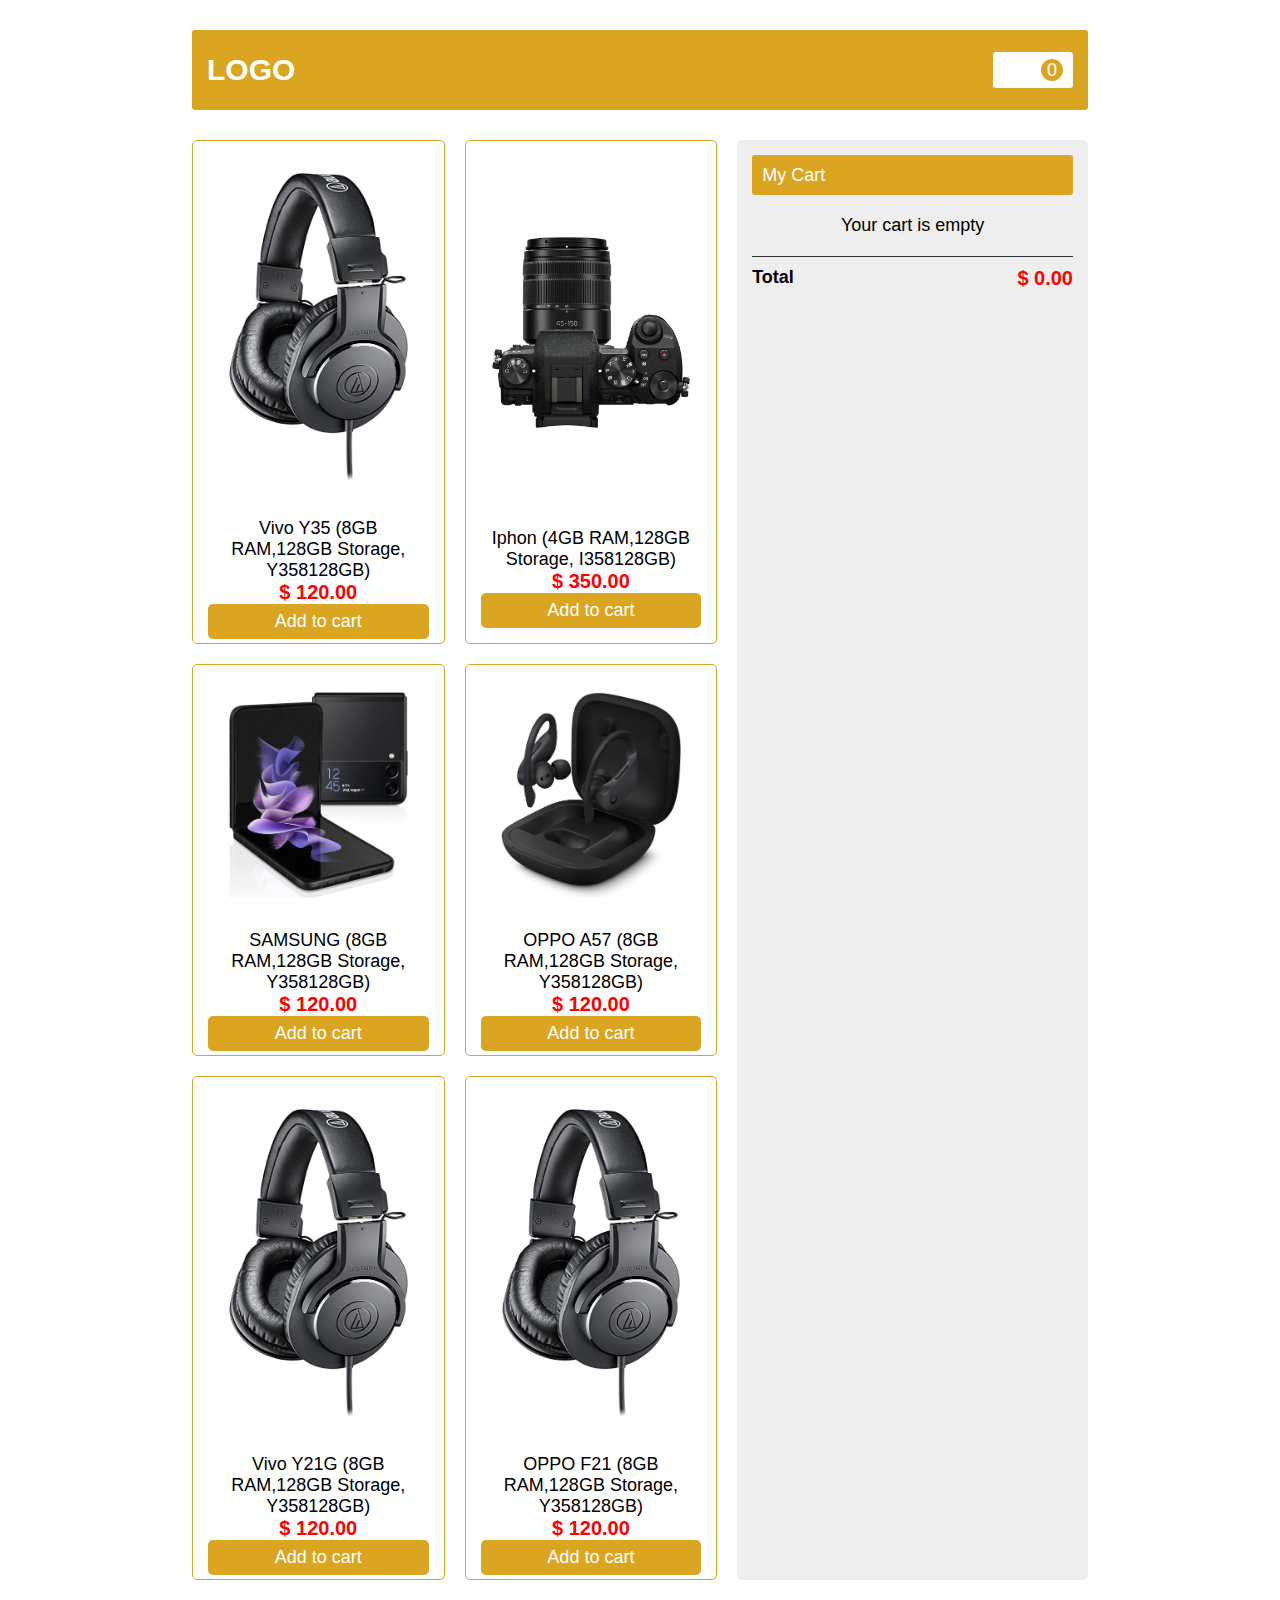
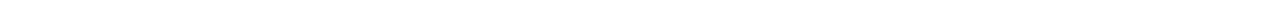
<file: Addcart/index.html>
<!DOCTYPE html>
<html lang="en">
  <head>
    <meta charset="UTF-8" />
    <meta http-equiv="X-UA-Compatible" content="IE=edge" />
    <meta name="viewport" content="width=device-width, initial-scale=1.0" />
    <title>AddCart</title>
    <link rel="stylesheet" href="../Addcart/Addcart.css" />
    <link
      rel="stylesheet"
      href="https://cdnjs.cloudflare.com/ajax/libs/font-awesome/6.2.0/css/all.min.css"
      integrity="sha512-xh6O/CkQoPOWDdYTDqeRdPCVd1SpvCA9XXcUnZS2FmJNp1coAFzvtCN9BmamE+4aHK8yyUHUSCcJHgXloTyT2A=="
      crossorigin="anonymous"
      referrerpolicy="no-referrer"
    />
  </head>
  <body>
    <div class="header">
      <p class="logo">LOGO</p>
      <div class="cart">
        <i class="fa-solid fa-cart-plus"></i>
        <p id="count">0</p>
      </div>
    </div>
    <div class="container">
      <div id="root"></div>
      <div class="sidebar">
        <div class="head">
          <p>My Cart</p>
        </div>
        <div id="cartItem">Your cart is empty</div>
        <div class="foot">
          <h3>Total</h3>
          <h2 id="total">$ 0.00</h2>
        </div>
      </div>
    </div>
    <script src="Addcart.js"></script>
  </body>
</html>
</file>
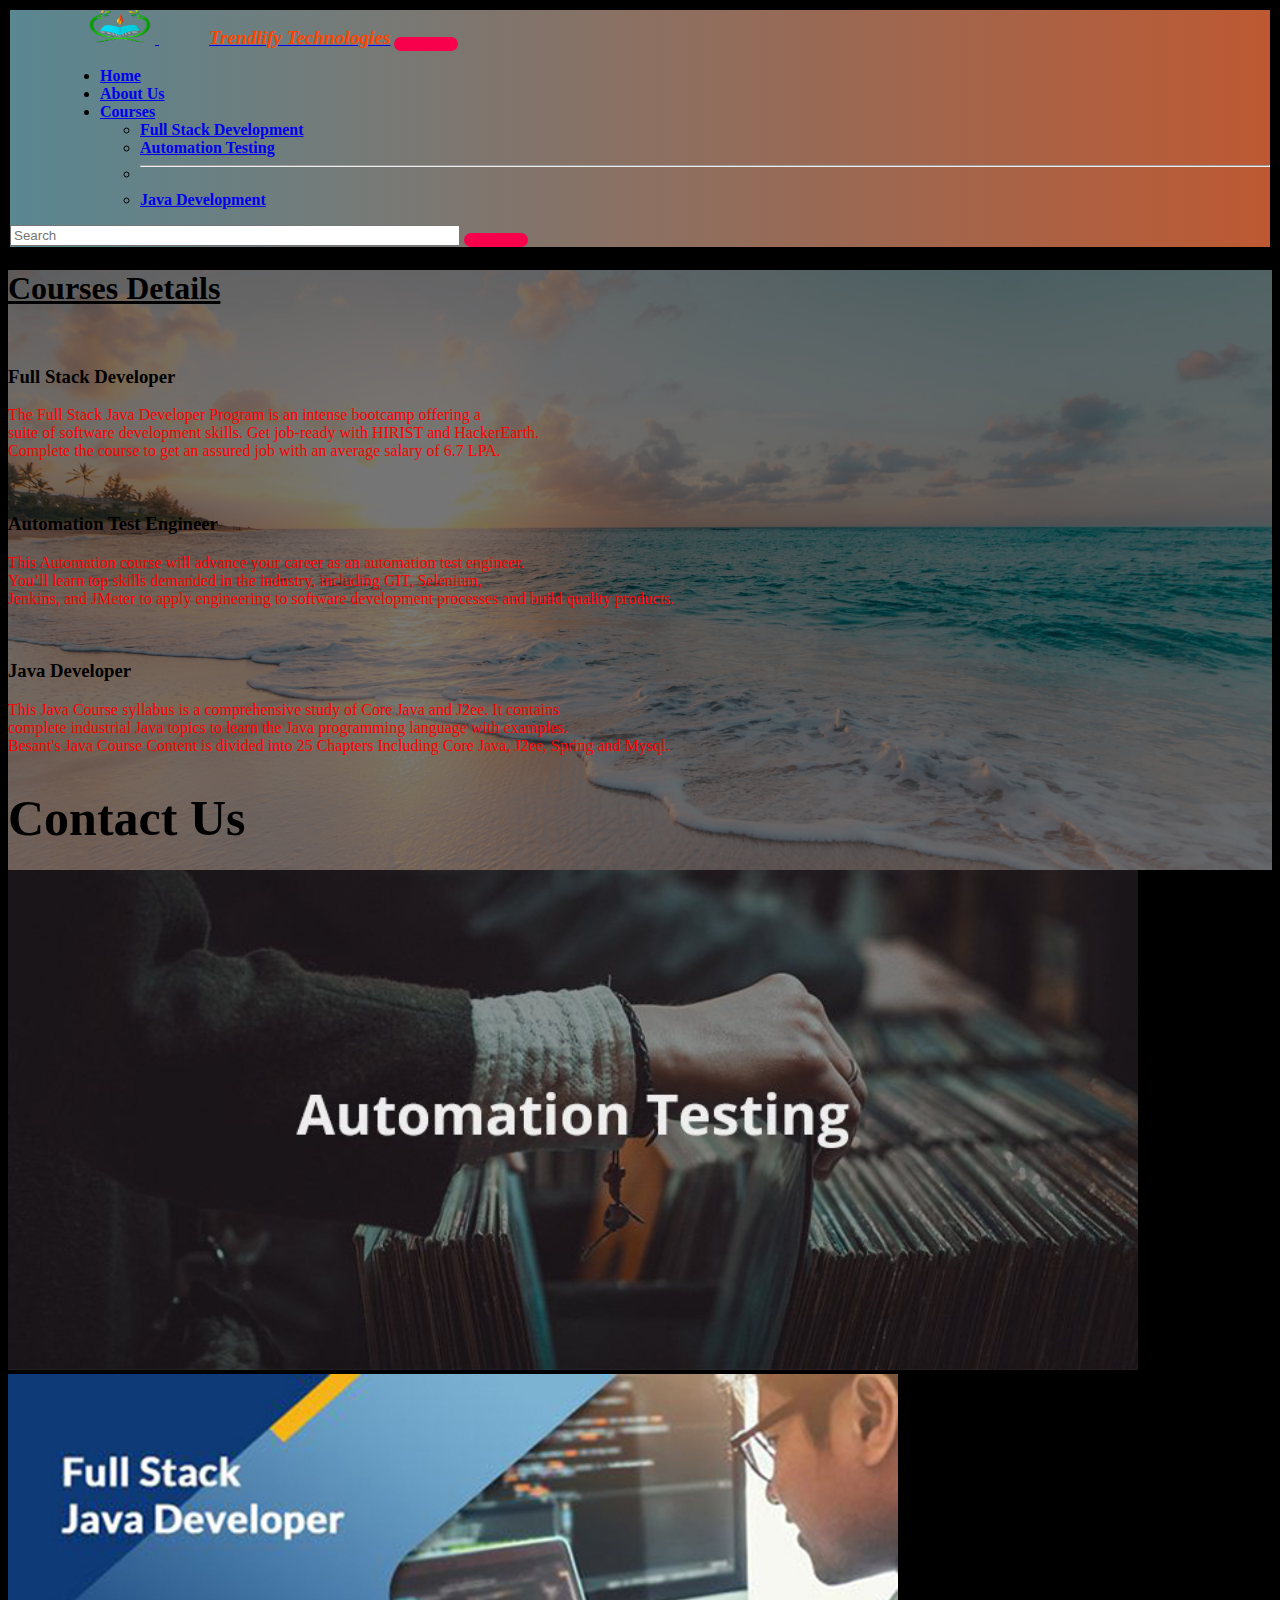
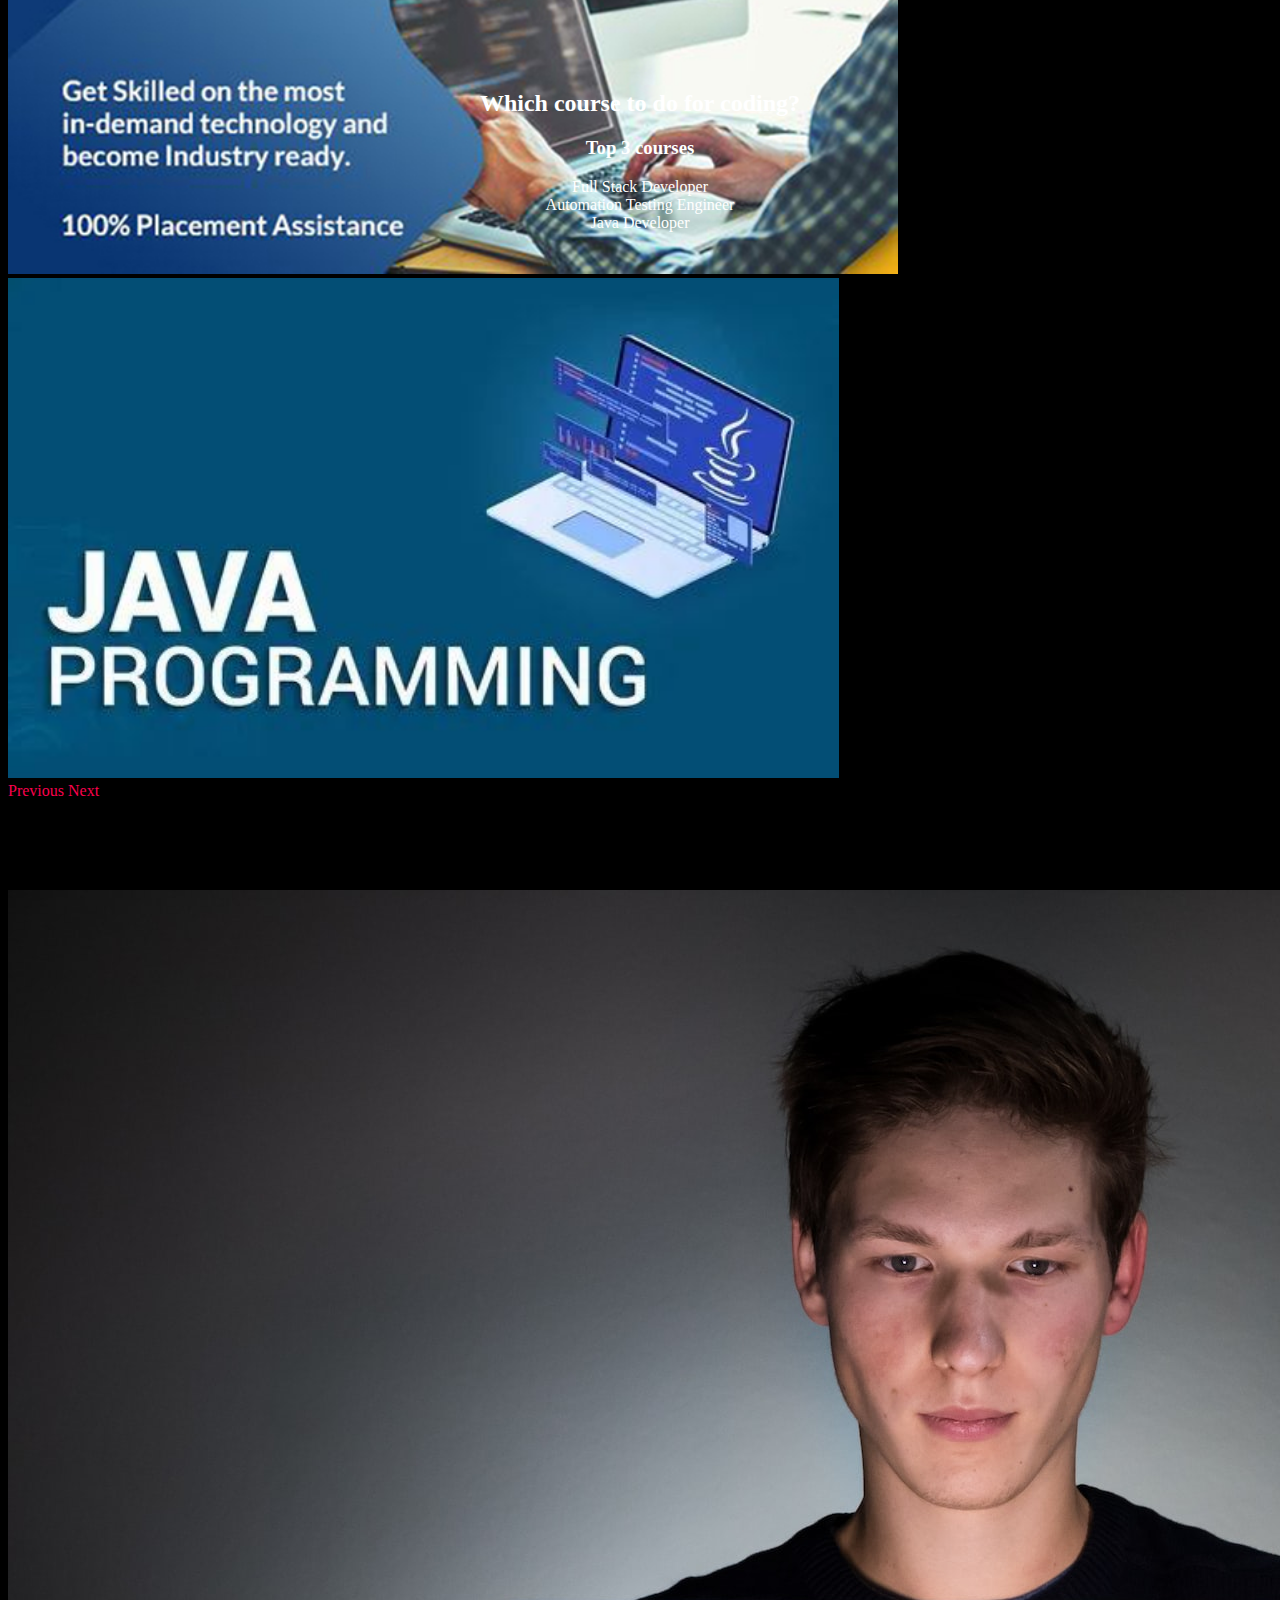
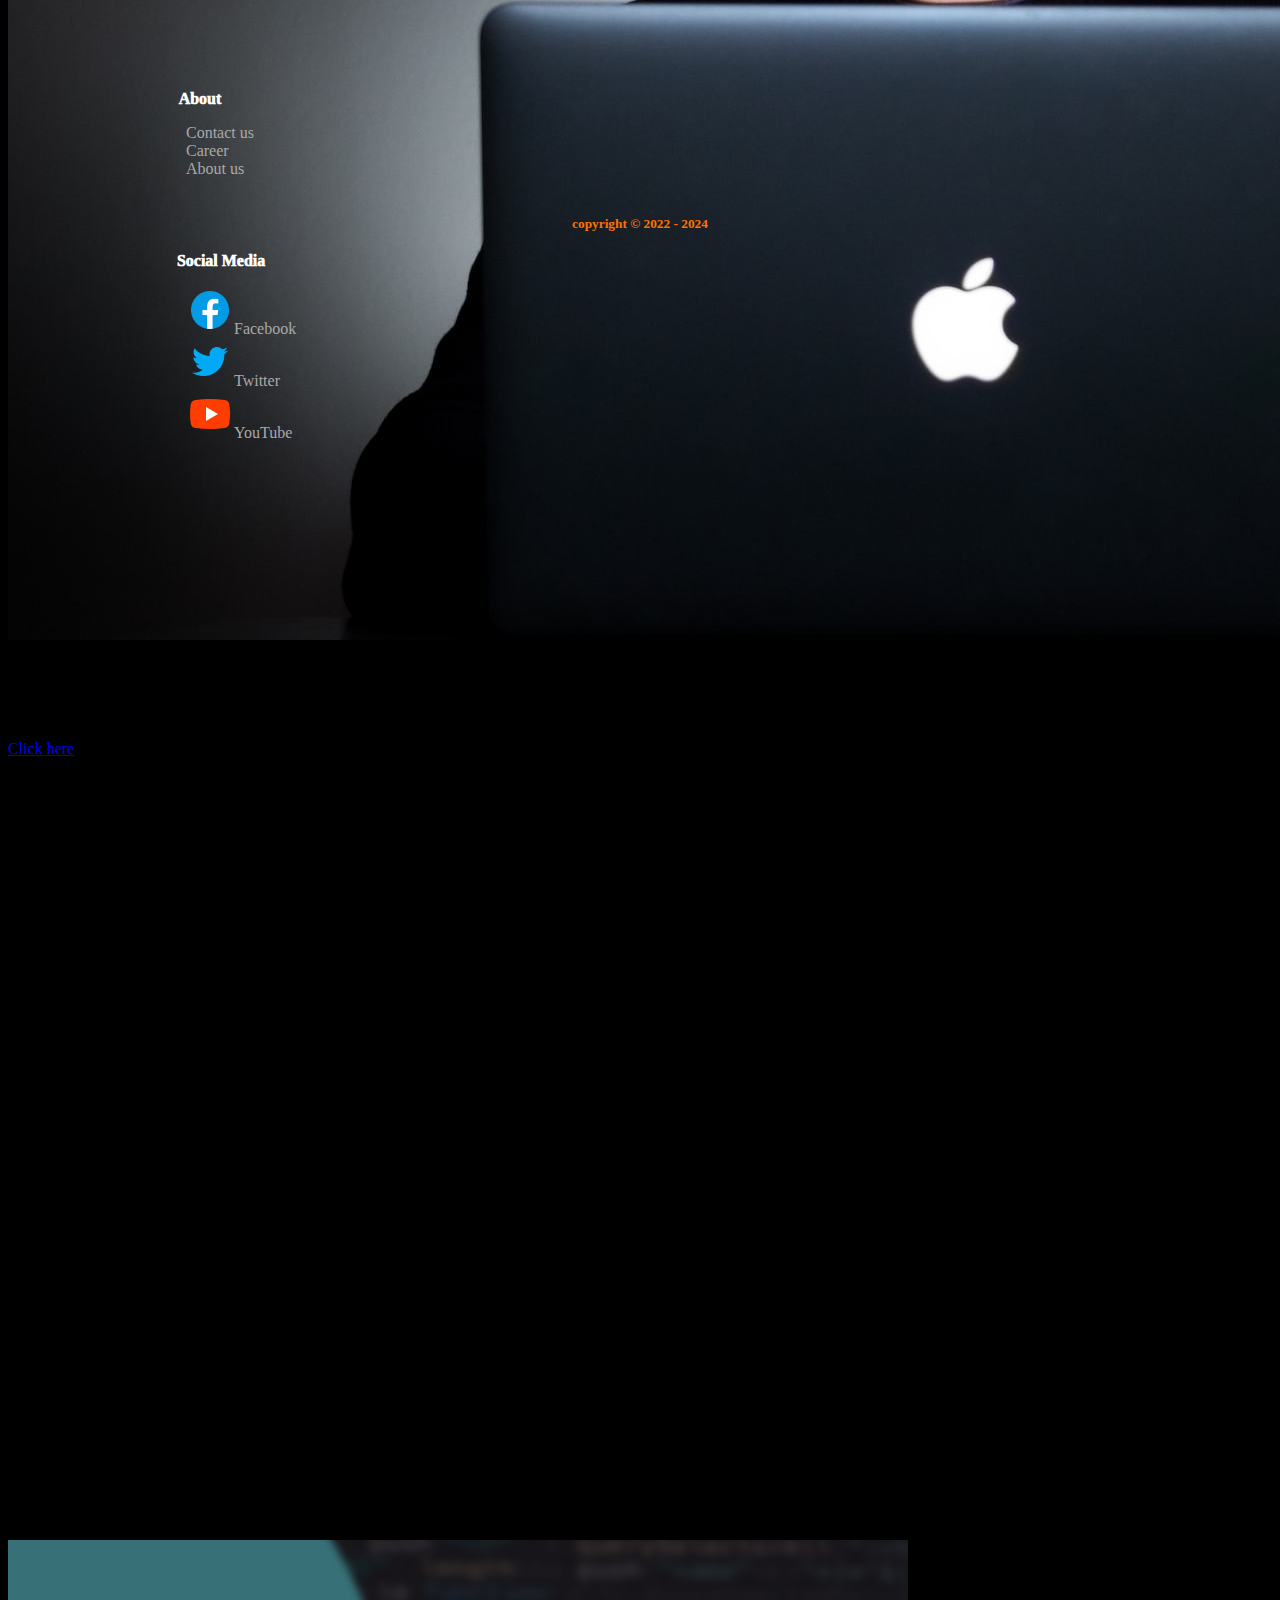
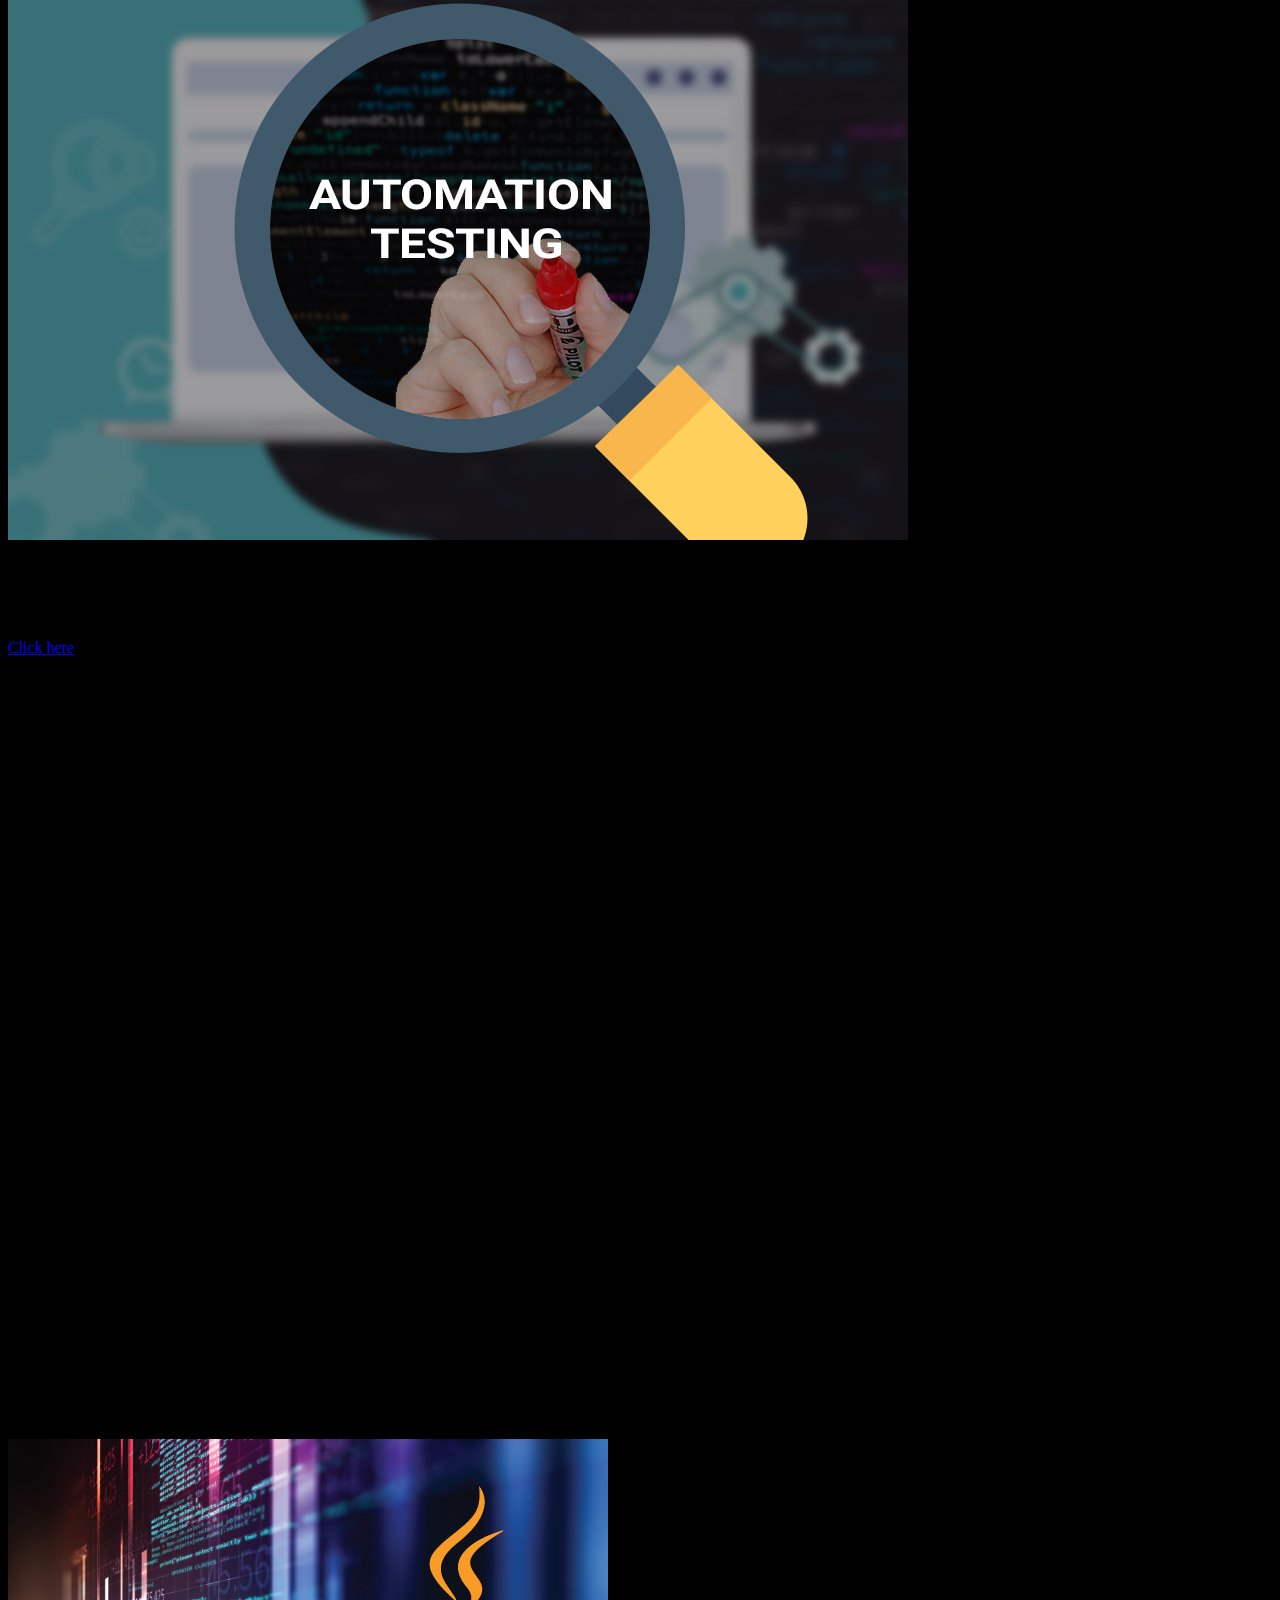
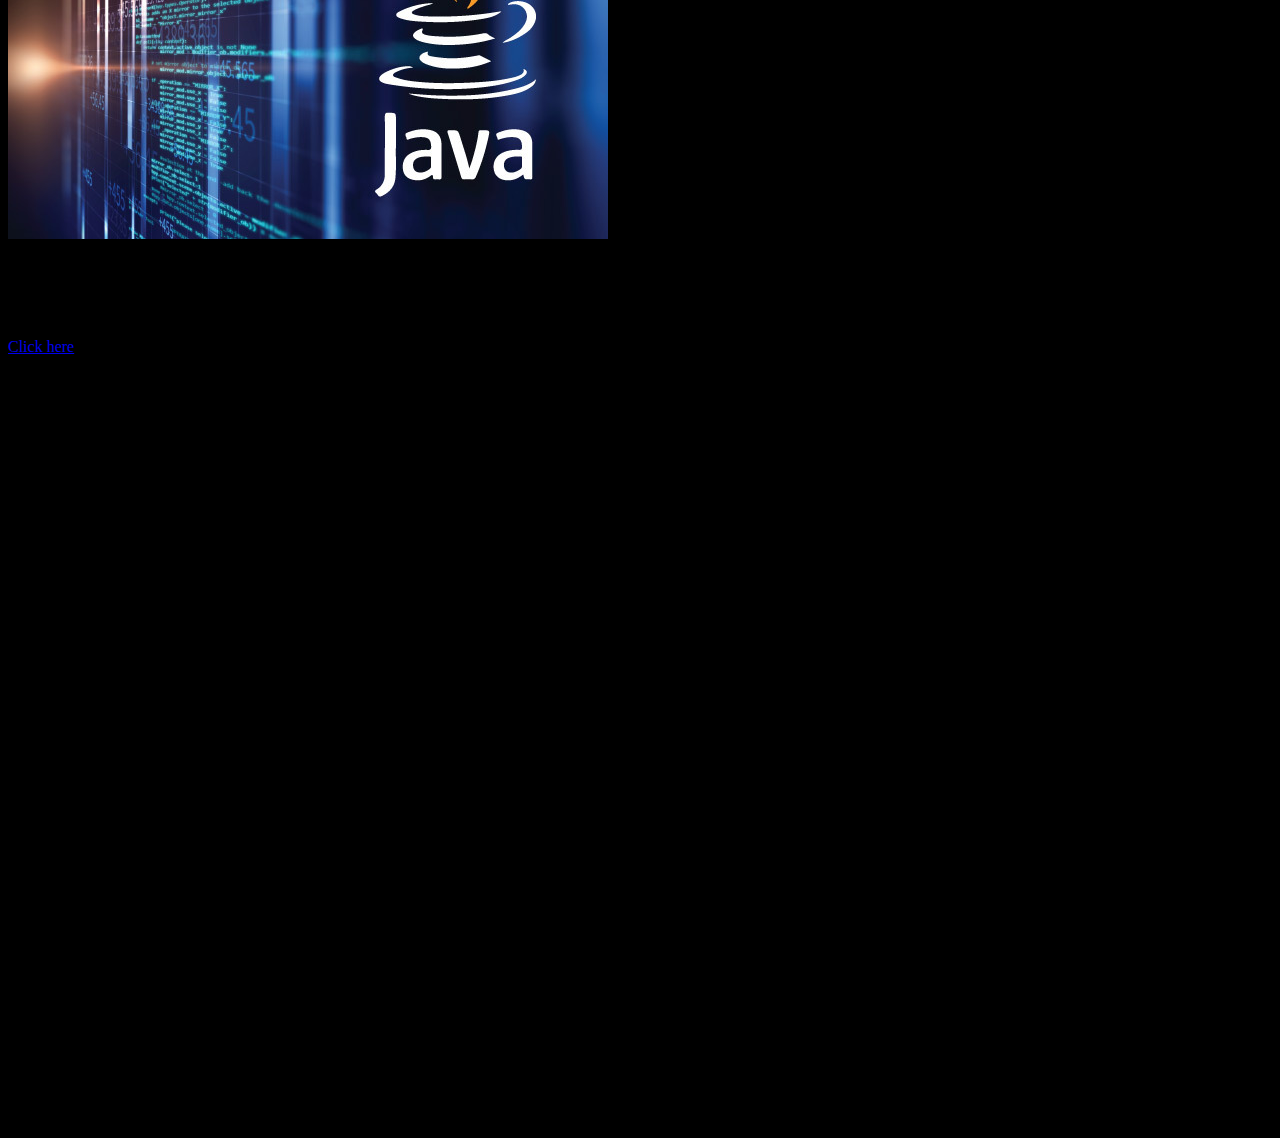
<file: Bootstrap/index.html>
<!DOCTYPE html>
<html lang="en">
  <head>
    <meta charset="utf-8" />
    <meta name="viewport" content="width=device-width, initial-scale=1" />
    <title>BootStrap</title>
    <link
      href="https://cdn.jsdelivr.net/npm/bootstrap@5.2.1/dist/css/bootstrap.min.css"
      rel="stylesheet"
      integrity="sha384-iYQeCzEYFbKjA/T2uDLTpkwGzCiq6soy8tYaI1GyVh/UjpbCx/TYkiZhlZB6+fzT"
      crossorigin="anonymous"
    />
    <!-- font-awesome link-->
    <link
      rel="stylesheet"
      href="https://cdnjs.cloudflare.com/ajax/libs/font-awesome/6.2.0/css/all.min.css"
      integrity="sha512-xh6O/CkQoPOWDdYTDqeRdPCVd1SpvCA9XXcUnZS2FmJNp1coAFzvtCN9BmamE+4aHK8yyUHUSCcJHgXloTyT2A=="
      crossorigin="anonymous"
      referrerpolicy="no-referrer"
    />
    <link rel="stylesheet" href="./css/styles.css" />
  </head>
  <body>
    <!-- navbar---------- -->
    <nav class="navbar navbar-expand-lg">
      <a class="navbar-brand" href="#"
        ><img
          src="../Bootstrap/logo/2.png"
          alt="Logo"
          width="70"
          height="34"
          class="d-inline-block align-text-top"
        />
        <b>Trendlify Technologies</b></a
      >
      <button
        class="navbar-toggler"
        type="button"
        data-bs-toggle="collapse"
        data-bs-target="#navbarSupportedContent"
        aria-controls="navbarSupportedContent"
        aria-expanded="false"
        aria-label="Toggle navigation"
      >
        <span class="navbar-toggler-icon"></span>
      </button>
      <div class="collapse navbar-collapse" id="navbarSupportedContent">
        <ul class="navbar-nav me-auto mb-2 mb-lg-0">
          <li class="nav-item">
            <a
              class="nav-link active"
              aria-current="page"
              href="../Bootstrap/index.html"
              >Home</a
            >
          </li>
          <li class="nav-item">
            <a class="nav-link" href="../Bootstrap/About us/about.html"
              >About Us</a
            >
          </li>
          <li class="nav-item dropdown">
            <a
              class="nav-link dropdown-toggle"
              href="#"
              role="button"
              data-bs-toggle="dropdown"
              aria-expanded="false"
            >
              Courses
            </a>
            <ul class="dropdown-menu">
              <li>
                <a class="dropdown-item" href="#">Full Stack Development</a>
              </li>
              <li>
                <a class="dropdown-item" href="#">Automation Testing</a>
              </li>
              <li>
                <hr class="dropdown-divider" />
              </li>
              <li><a class="dropdown-item" href="#">Java Development</a></li>
            </ul>
          </li>
        </ul>
        <form class="d-flex" role="search">
          <div class="input-group">
            <input
              class="form-control"
              type="search"
              placeholder="Search"
              aria-label="Search"
            />
            <button class="btn btn-outline-dark" type="submit">
              <i class="fa-solid fa-magnifying-glass"></i>
            </button>
          </div>
        </form>
      </div>
    </nav>
    <!-- navbar---------- -->
    <div class="container--fluid">
      <div class="banner">
        <div class="row h-100">
          <div class="col text-center mt-5">
            <h1><u>Courses Details</u></h1>
            <br />
            <h3>Full Stack Developer</h3>
            <p class="p">
              The Full Stack Java Developer Program is an intense bootcamp
              offering a <br />
              suite of software development skills. Get job-ready with HIRIST
              and HackerEarth.<br />
              Complete the course to get an assured job with an average salary
              of 6.7 LPA.
            </p>
            <br />
            <h3>Automation Test Engineer</h3>
            <p class="p">
              This Automation course will advance your career as an automation
              test engineer.<br />
              You’ll learn top skills demanded in the industry, including GIT,
              Selenium,<br />Jenkins, and JMeter to apply engineering to
              software development processes and build quality products.
            </p>
            <br />
            <h3>Java Developer</h3>
            <p class="p">
              This Java Course syllabus is a comprehensive study of Core Java
              and J2ee. It contains<br />complete industrial Java topics to
              learn the Java programming language with examples.<br />Besant's
              Java Course Content is divided into 25 Chapters Including Core
              Java, J2ee, Spring and Mysql.
            </p>
          </div>
          <div class="col-3">
            <div class="contact-text mt-4">
              <h1>Contact us</h1>
              <h5>Address <span>& Location</span></h5>
              <p>
                4/1144, Kurinji Nagar,<br />
                6th Cross St, Vasanthapuram,<br />
                Lawspet, Puducherry, 605008
              </p>

              <button type="button">
                <a href="mailto:vikeyviknesh@gmail.com">Contact us</a>
              </button>
              <button type="button">
                <a href="tel:+918610860489">Call me</a></button
              ><br /><br /><br /><br />

              <h4>Place:</h4>
              <iframe
                src="https://www.google.com/maps/embed?pb=!1m14!1m8!1m3!1d15613.150476664385!2d79.8048762!3d11.9545775!3m2!1i1024!2i768!4f13.1!3m3!1m2!1s0x3a5361357c7b8711%3A0xb3d70845301cd7f1!2sTrendlify%20Technologies!5e0!3m2!1sen!2sin!4v1686731489760!5m2!1sen!2sin"
                width="350"
                height="130"
                style="border: 1"
                allowfullscreen=""
                loading="lazy"
                referrerpolicy="no-referrer-when-downgrade"
              >
              </iframe>
            </div>
          </div>
        </div>
      </div>
      <div class="row mt-1 h-100">
        <div
          id="carouselExampleIndicators"
          class="carousel slide"
          data-bs-ride="true"
        >
          <div class="carousel-indicators">
            <submit
              type="button"
              data-bs-target="#carouselExampleIndicators"
              data-bs-slide-to="0"
              class="active"
              aria-current="true"
              aria-label="Slide 1"
            ></submit>
            <submit
              type="button"
              data-bs-target="#carouselExampleIndicators"
              data-bs-slide-to="1"
              aria-label="Slide 2"
            >
            </submit>
            <submit
              type="button"
              data-bs-target="#carouselExampleIndicators"
              data-bs-slide-to="2"
              aria-label="Slide 3"
            >
            </submit>
          </div>
          <div class="carousel-inner">
            <div class="carousel-item active">
              <img
                src="../Bootstrap/image/automation-testing.jpg"
                class="d-block w-100"
                alt="..."
                style="height: 500px"
              />
            </div>
            <div class="carousel-item">
              <img
                src="../Bootstrap/image/f.jpg"
                class="d-block w-100"
                alt="..."
                style="height: 500px"
              />
            </div>
            <div class="carousel-item">
              <img
                src="../Bootstrap/image/core-java-programming-500x500.jpg"
                class="d-block w-100"
                alt="..."
                style="height: 500px"
              />
            </div>
          </div>
          <submit
            class="carousel-control-prev"
            type="button"
            data-bs-target="#carouselExampleIndicators"
            data-bs-slide="prev"
          >
            <span class="carousel-control-prev-icon" aria-hidden="true"></span>
            <span class="visually-hidden">Previous</span>
          </submit>
          <submit
            class="carousel-control-next"
            type="button"
            data-bs-target="#carouselExampleIndicators"
            data-bs-slide="next"
          >
            <span class="carousel-control-next-icon" aria-hidden="true"></span>
            <span class="visually-hidden">Next</span>
          </submit>
        </div>
      </div>
      <div class="content">
        <div class="row justify-content-center h-100">
          <div class="col-4" style="text-align: center; color: white">
            <h2>Which course to do for coding?</h2>
            <h3>Top 3 courses</h3>
            <li>Full Stack Developer</li>
            <li>Automation Testing Engineer</li>
            <li>Java Developer</li>
          </div>
        </div>
        <div class="row mt-5 h-100">
          <div class="col-4">
            <div class="card" style="width: 18rem">
              <img src="./card/fullstack.jpg" class="card-img-top" alt="img" />
              <div class="card-body">
                <h5 class="card-title text-center">Full Stack Developer</h5>
                <p class="card-text text-center text-muted">
                  <b>&#8377;18,000</b> &nbsp;&nbsp;<s>&#8377;36,000</s>
                  &nbsp;&nbsp;<b>(50% off)</b>
                </p>
                <div class="row h-100 justify-content-center">
                  <a href="#" class="btn btn-dark" style="width: 150px"
                    >Click here</a
                  >
                </div>
              </div>
            </div>
          </div>
          <div class="col-4">
            <div class="card" style="width: 18rem">
              <img src="./card/Auto test.jpg" class="card-img-top" alt="img" />
              <div class="card-body">
                <h5 class="card-title text-center">Automation-Testing</h5>
                <p class="card-text text-center text-muted">
                  <b>&#8377;18,000</b> &nbsp;&nbsp;<s>&#8377;36,000</s>
                  &nbsp;&nbsp;<b>(50% off)</b>
                </p>
                <div class="row h-100 justify-content-center">
                  <a href="#" class="btn btn-dark" style="width: 150px"
                    >Click here</a
                  >
                </div>
              </div>
            </div>
          </div>
          <div class="col-4">
            <div class="card" style="width: 18rem">
              <img src="./card/java.jpeg" class="card-img-top" alt="img" />
              <div class="card-body">
                <h5 class="card-title text-center">Java Developer</h5>
                <p class="card-text text-center text-muted">
                  <b>&#8377;18,000</b> &nbsp;&nbsp;<s>&#8377;36,000</s>
                  &nbsp;&nbsp;<b>(50% off)</b>
                </p>
                <div class="row h-100 justify-content-center">
                  <a href="#" class="btn btn-dark" style="width: 150px"
                    >Click here</a
                  >
                </div>
              </div>
            </div>
          </div>
        </div>
      </div>
      <footer>
        <div class="row mt-5 h-100">
          <div class="col-4">
            <div class="footer-menu">
              <label>About</label>
              <ul>
                <li><a href="#">Contact us</a></li>
                <li><a href="#">Career</a></li>
                <li><a href="#">About us</a></li>
              </ul>
            </div>
          </div>
          <div class="col-4">
            <div class="copyright">
              <div>
                <small>copyright &copy; 2022 - 2024</small>
              </div>
            </div>
          </div>
          <div class="col-4">
            <div class="footer-menu">
              <label>Social Media</label>
              <ul>
                <li>
                  <img src="./icon/icons8-facebook-color.png" alt="" /><a
                    href="#"
                    >Facebook</a
                  >
                </li>
                <li>
                  <img src="./icon/icons8-twitter-color.png" alt="" /><a
                    href="#"
                    >Twitter</a
                  >
                </li>
                <li>
                  <img src="./icon/icons8-youtube-color.png" alt="" /><a
                    href="#"
                    >YouTube</a
                  >
                </li>
              </ul>
            </div>
          </div>
        </div>
      </footer>
    </div>
    <script
      src="https://cdn.jsdelivr.net/npm/bootstrap@5.2.1/dist/js/bootstrap.bundle.min.js"
      integrity="sha384-u1OknCvxWvY5kfmNBILK2hRnQC3Pr17a+RTT6rIHI7NnikvbZlHgTPOOmMi466C8"
      crossorigin="anonymous"
    ></script>
  </body>
</html>
</file>
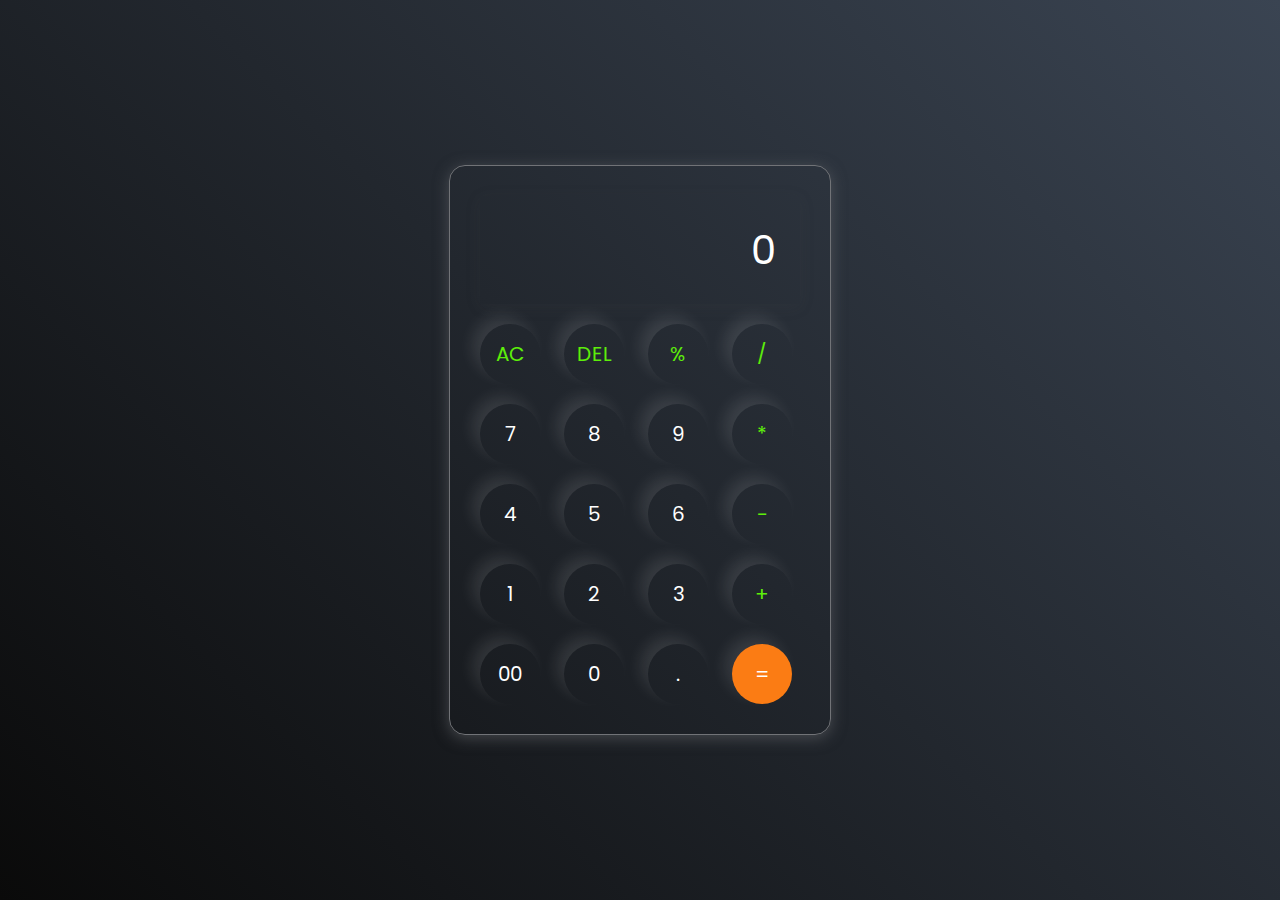
<file: Calculator/index.html>
<!DOCTYPE html>
<html lang="en">
  <head>
    <meta charset="UTF-8" />
    <meta name="viewport" content="width=device-width, initial-scale=1.0" />
    <link rel="stylesheet" href="./style.css" />
    <title>Calculator</title>
  </head>
  <body>
    <div class="calculator">
      <input type="text" placeholder="0" id="inputBox" />
      <div>
        <button class="operator">AC</button>
        <button class="operator">DEL</button>
        <button class="operator">%</button>
        <button class="operator">/</button>
      </div>
      <div>
        <button>7</button>
        <button>8</button>
        <button>9</button>
        <button class="operator">*</button>
      </div>
      <div>
        <button>4</button>
        <button>5</button>
        <button>6</button>
        <button class="operator">-</button>
      </div>
      <div>
        <button>1</button>
        <button>2</button>
        <button>3</button>
        <button class="operator">+</button>
      </div>
      <div>
        <button>00</button>
        <button>0</button>
        <button>.</button>
        <button class="equalBtn">=</button>
      </div>
    </div>
    <script src="./script.js"></script>
  </body>
</html>
</file>
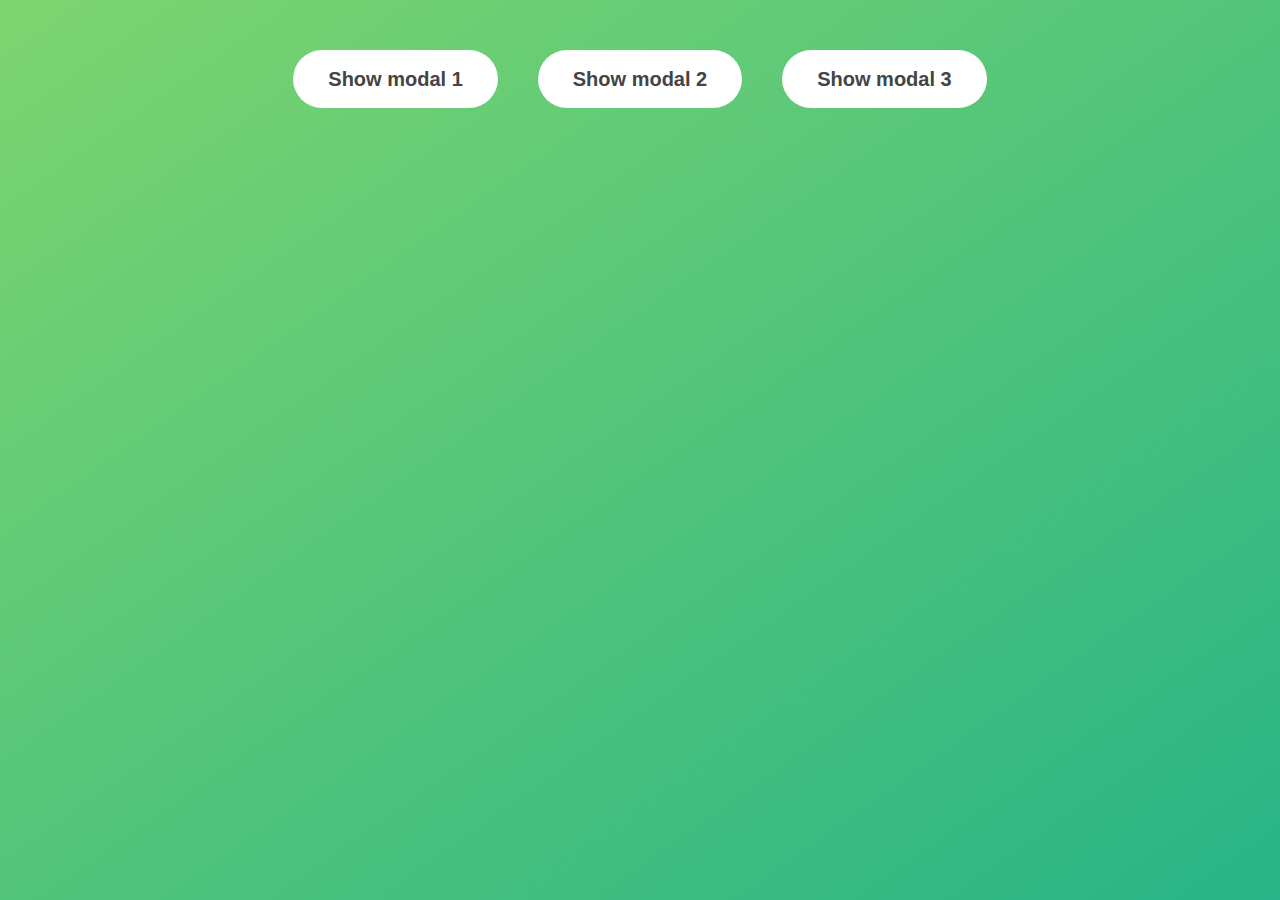
<file: click model/index.html>
<!DOCTYPE html>
<html lang="en">
  <head>
    <meta charset="UTF-8" />
    <meta name="viewport" content="width=device-width, initial-scale=1.0" />
    <meta http-equiv="X-UA-Compatible" content="ie=edge" />
    <link rel="stylesheet" href="style.css" />
    <title>Modal window</title>
  </head>
  <body>
    <button class="show-modal">Show modal 1</button>
    <button class="show-modal">Show modal 2</button>
    <button class="show-modal">Show modal 3</button>

    <div class="modal hidden">
      <button class="close-modal">&times;</button>
      <h1>I'm a modal window 😍</h1>
      <p>
        Lorem ipsum dolor sit amet, consectetur adipisicing elit, sed do eiusmod
        tempor incididunt ut labore et dolore magna aliqua. Ut enim ad minim
        veniam, quis nostrud exercitation ullamco laboris nisi ut aliquip ex ea
        commodo consequat. Duis aute irure dolor in reprehenderit in voluptate
        velit esse cillum dolore eu fugiat nulla pariatur. Excepteur sint
        occaecat cupidatat non proident, sunt in culpa qui officia deserunt
        mollit anim id est laborum.
      </p>
    </div>
    <div class="overlay hidden"></div>
    <script src="script.js"></script>
    <script src="j.js"></script>
  </body>
</html>
</file>
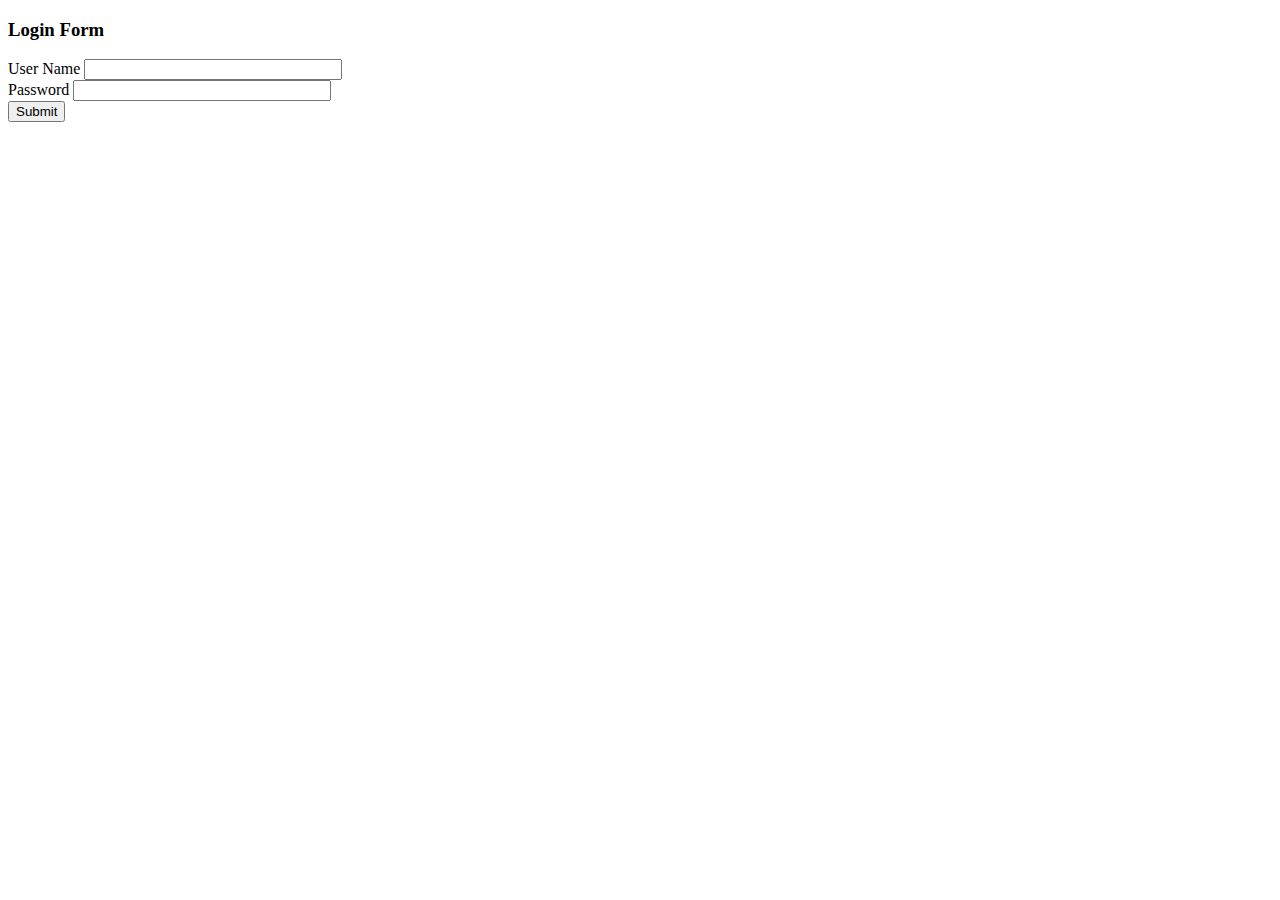
<file: Form/index.html>
<!DOCTYPE html>
<html lang="en">
  <head>
    <meta charset="UTF-8" />
    <meta http-equiv="X-UA-Compatible" content="IE=edge" />
    <meta name="viewport" content="width=device-width, initial-scale=1.0" />
    <title>Login Form</title>
    <link
      href="https://cdn.jsdelivr.net/npm/bootstrap@5.2.1/dist/css/bootstrap.min.css"
      rel="stylesheet"
      integrity="sha384-iYQeCzEYFbKjA/T2uDLTpkwGzCiq6soy8tYaI1GyVh/UjpbCx/TYkiZhlZB6+fzT"
      crossorigin="anonymous"
    />
  </head>
  <body>
    <div class="form">
      <div class="row mt-5" style="justify-content: center">
        <div class="col-4">
          <h3>Login Form</h3>
          <form>
            <div class="mb-1 input-group-sm">
              <label class="form-label">User Name</label>
              <input
                type="text"
                class="form-control"
                aria-describedby="emailHelp"
                style="width: 250px"
                id="username"
              />
            </div>
            <div class="mb-1 input-group-sm">
              <label for="exampleInputPassword1" class="form-label"
                >Password</label
              >
              <input
                type="password"
                class="form-control"
                style="width: 250px"
                id="userpassword"
              />
            </div>
            <button type="button" class="btn btn-primary" onclick="validate()">
              Submit
            </button>
          </form>
          <span class="warning-message mt-5"></span>
        </div>
      </div>
    </div>
    <script src="index.js"></script>
    <script
      src="https://cdn.jsdelivr.net/npm/bootstrap@5.2.1/dist/js/bootstrap.bundle.min.js"
      integrity="sha384-u1OknCvxWvY5kfmNBILK2hRnQC3Pr17a+RTT6rIHI7NnikvbZlHgTPOOmMi466C8"
      crossorigin="anonymous"
    ></script>
  </body>
</html>
</file>
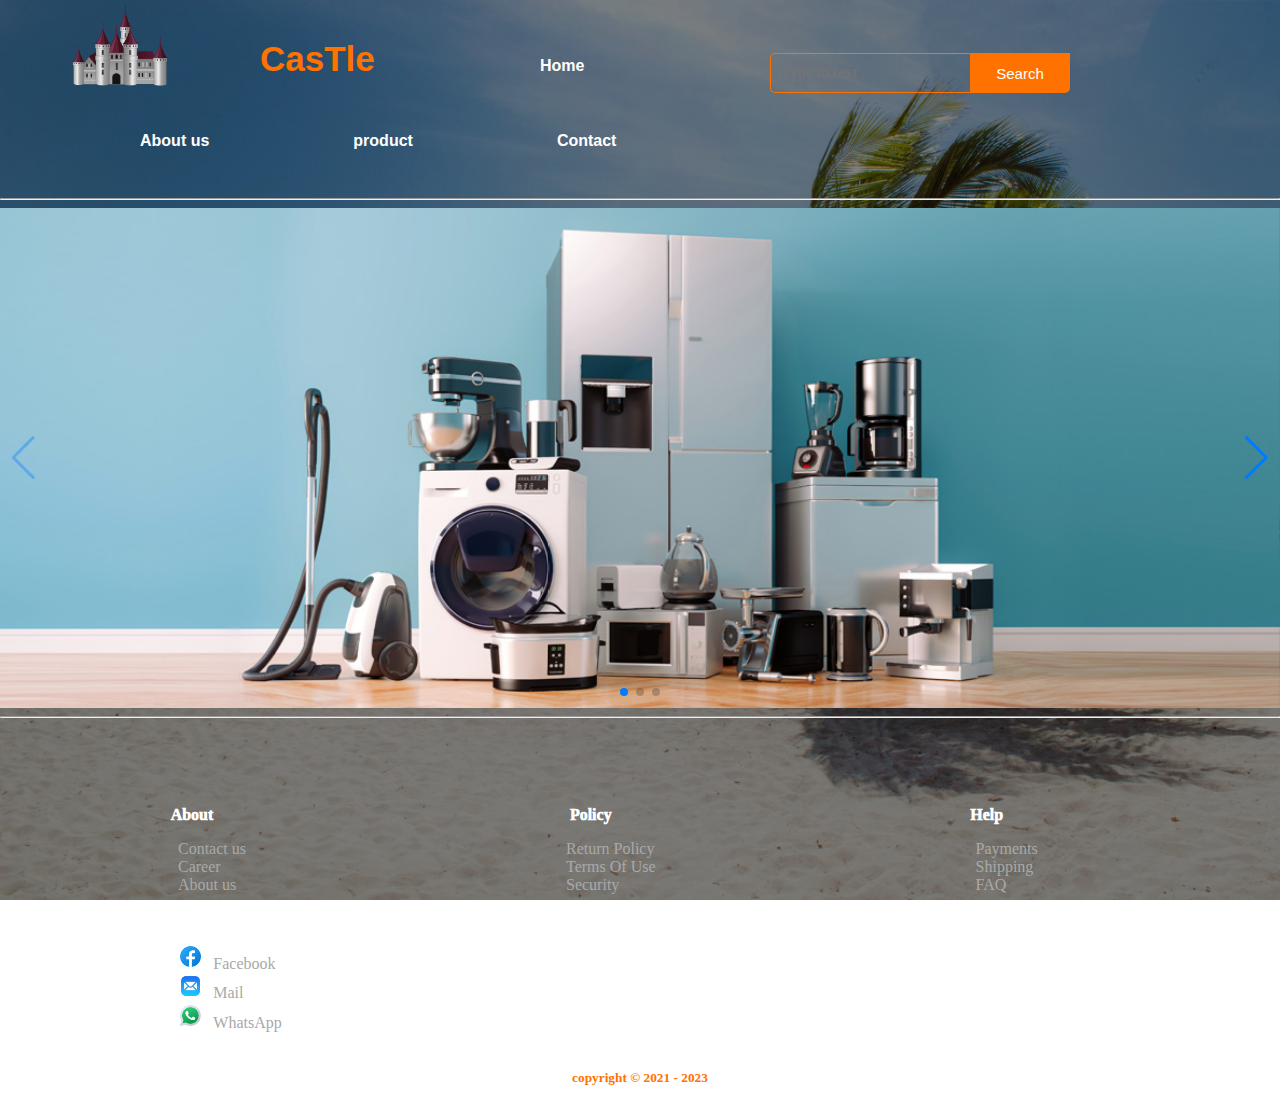
<file: Create Website/OwnWebsite.html>
<!DOCTYPE html>
<html lang="en">
  <head>
    <meta charset="UTF-8" />
    <meta http-equiv="X-UA-Compatible" content="IE=edge" />
    <meta name="viewport" content="width=device-width, initial-scale=1.0" />
    <title>Welcome to Mobiles products</title>
    <link
      rel="stylesheet"
      href="https://cdn.jsdelivr.net/npm/swiper/swiper-bundle.min.css"
    />
    <link rel="stylesheet" href="./stylesheet.css" />

    <style>
      .swiper {
        width: 100%;
        height: 100%;
      }

      .swiper-slide {
        text-align: center;
        background: #fff;
      }

      .swiper-slide img {
        display: block;
        width: 100%;
        height: 100%;
        object-fit: cover;
      }
    </style>
  </head>

  <body class="background">
    <div class="castle-png">
      <img src="../Create Website/Logo/castle-42218.png" alt="castle" />
    </div>
    <div class="search-outer">
      <form class="search form">
        <input class="srch" type="search" name="" placeholder="Type to text" />
        <a href="#"><button class="btn">Search</button></a>
      </form>
    </div>
    <div class="container">
      <header>
        <div class="icon">
          <h2 class="logo">CasTle</h2>
        </div>

        <div class="navbar">
          <ul>
            <li><a href="../Create Website/OwnWebsite.html">Home</a></li>
            <li>
              <a href="../Create Website/About us/about.html">About us</a>
            </li>
            <li class="drophead">
              <a href="#"
                >product
                <ul class="dropmenu">
                  <li>
                    <a href="../Create Website/product/Mobiles/mobile.html"
                      >Mobiles</a
                    >
                  </li>
                  <li>
                    <a href="../Create Website/product/Cloths/Cloths.html"
                      >Cloths</a
                    >
                  </li>
                  <li>
                    <a
                      href="../Create Website/product/Electronic/Electronic.html"
                      >Electronic</a
                    >
                  </li>
                </ul>
              </a>
            </li>
            <li>
              <a href="../Create Website/contact/contact.html">Contact</a>
            </li>
          </ul>
        </div>
      </header>
    </div>
    <hr />
    <div class="container2">
      <div style="height: 500px; width: 100%">
        <!-- Swiper -->
        <div class="swiper mySwiper">
          <div class="swiper-wrapper">
            <div class="swiper-slide">
              <img
                src="../Create Website/images/Electronic-5.jpg"
                alt="--Banner--"
                style="width: 100%"
              />
            </div>
            <div class="swiper-slide">
              <img
                src="../Create Website/images/mobile 1.jpg"
                alt="--Banner--"
                style="width: 100%"
              />
            </div>
            <div class="swiper-slide">
              <img
                src="../Create Website/images/clothe.jpg"
                alt="--Banner--"
                style="width: 100%"
              />
            </div>
          </div>
          <div class="swiper-button-next"></div>
          <div class="swiper-button-prev"></div>
          <div class="swiper-pagination"></div>
        </div>
      </div>
      <!-- Swiper JS -->
      <script src="https://cdn.jsdelivr.net/npm/swiper/swiper-bundle.min.js"></script>

      <!-- Initialize Swiper -->
      <script>
        var swiper = new Swiper(".mySwiper", {
          spaceBetween: 30,
          centeredSlides: true,
          autoplay: {
            delay: 2500,
            disableOnInteraction: false,
          },
          pagination: {
            el: ".swiper-pagination",
            clickable: true,
          },
          navigation: {
            nextEl: ".swiper-button-next",
            prevEl: ".swiper-button-prev",
          },
        });
      </script>
    </div>
    <hr />
    <footer>
      <div class="footer-menu">
        <label>About</label>
        <ul>
          <li><a href="#">Contact us</a></li>
          <li><a href="#">Career</a></li>
          <li><a href="#">About us</a></li>
        </ul>
      </div>
      <div class="footer-menu">
        <label>Policy</label>
        <ul>
          <li><a href="#">Return Policy</a></li>
          <li><a href="#">Terms Of Use</a></li>
          <li><a href="#">Security</a></li>
        </ul>
      </div>
      <div class="footer-menu">
        <label>Help</label>
        <ul>
          <li><a href="#">Payments</a></li>
          <li><a href="#">Shipping</a></li>
          <li><a href="#">FAQ</a></li>
        </ul>
      </div>
      <div class="footer-menu">
        <label>Social</label>
        <ul>
          <li>
            <img src="./socil-media-icons/icons8-facebook-48.png" alt="" /><a
              href="#"
              >Facebook</a
            >
          </li>
          <li>
            <img src="./socil-media-icons/icons8-mail-48.png" alt="" /><a
              href="#"
              >Mail</a
            >
          </li>
          <li>
            <img src="./socil-media-icons/icons8-whatsapp-48.png" alt="" /><a
              href="#"
              >WhatsApp</a
            >
          </li>
        </ul>
      </div>
    </footer>

    <div class="copyright">
      <div>
        <small>copyright &copy; 2021 - 2023</small>
      </div>
    </div>
  </body>
</html>
</file>
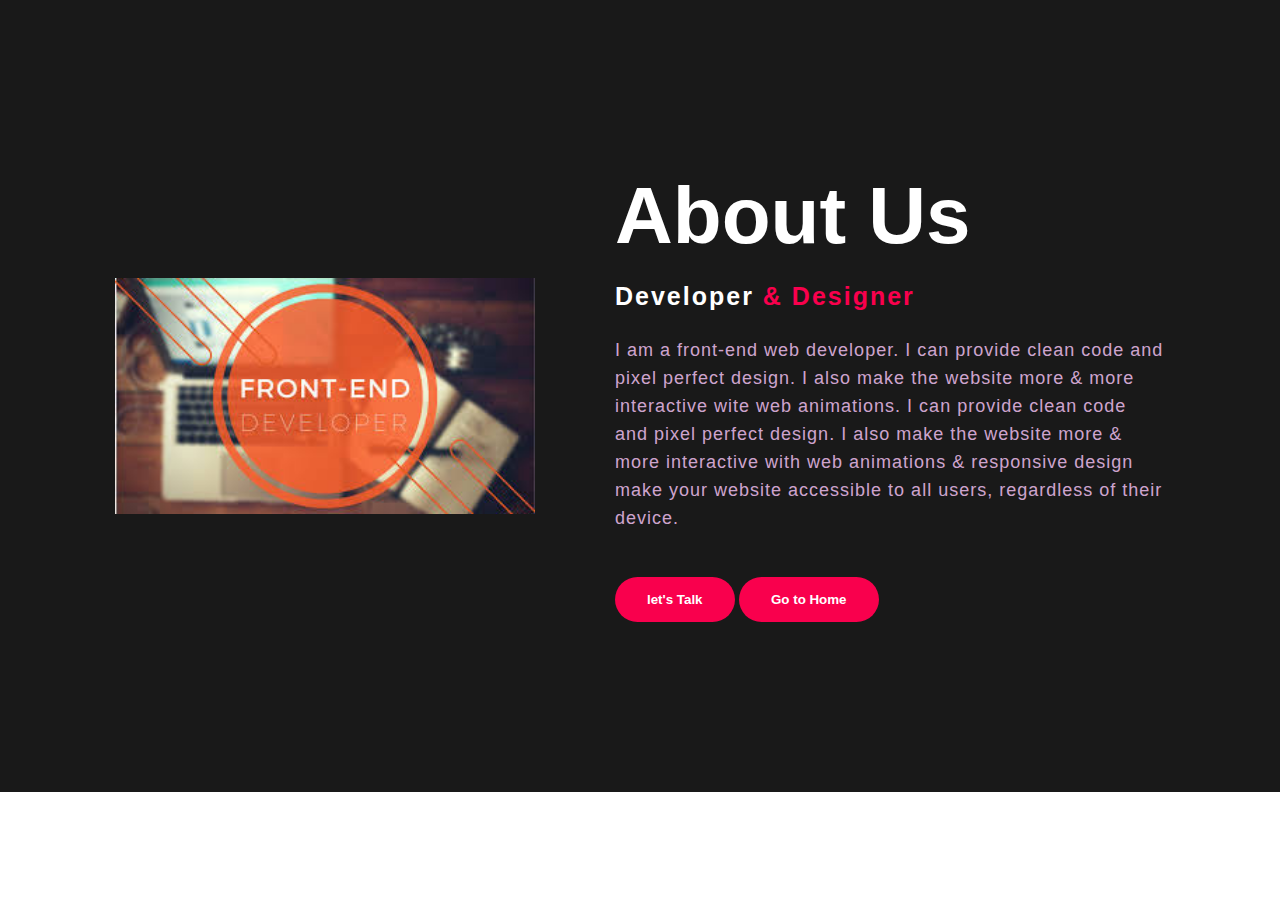
<file: Bootstrap/About us/about.html>
<!DOCTYPE html>
<html lang="en">
<head>
    <meta charset="UTF-8">
    <meta http-equiv="X-UA-Compatible" content="IE=edge">
    <meta name="viewport" content="width=device-width, initial-scale=1.0">
    <title>Welcome to About us</title>
    <link rel="stylesheet" href="../About us/about.css">
</head>
<body>
    <section class="about">
        <div class="main">
            <img src="../About us/image/images.jpeg" alt="Banner">
            <div class="about-text">
                <h1>About Us</h1>
                <h5>Developer <span>& Designer</span></h5>
                <p>
                    I am a front-end web developer. I can provide clean code and pixel
                    perfect design. I also make the website more & more interactive wite web
                    animations. I can provide clean code and pixel perfect design. I also make
                    the website more & more interactive with web animations & responsive design
                    make your website accessible to all users, regardless of their device.
                </p>
                <button type="button">let's Talk</button>
                <button type="button"><a href="../index.html">Go to Home</button></a>
            </div>

        </div>

    </section>
</body>
</html>
</file>
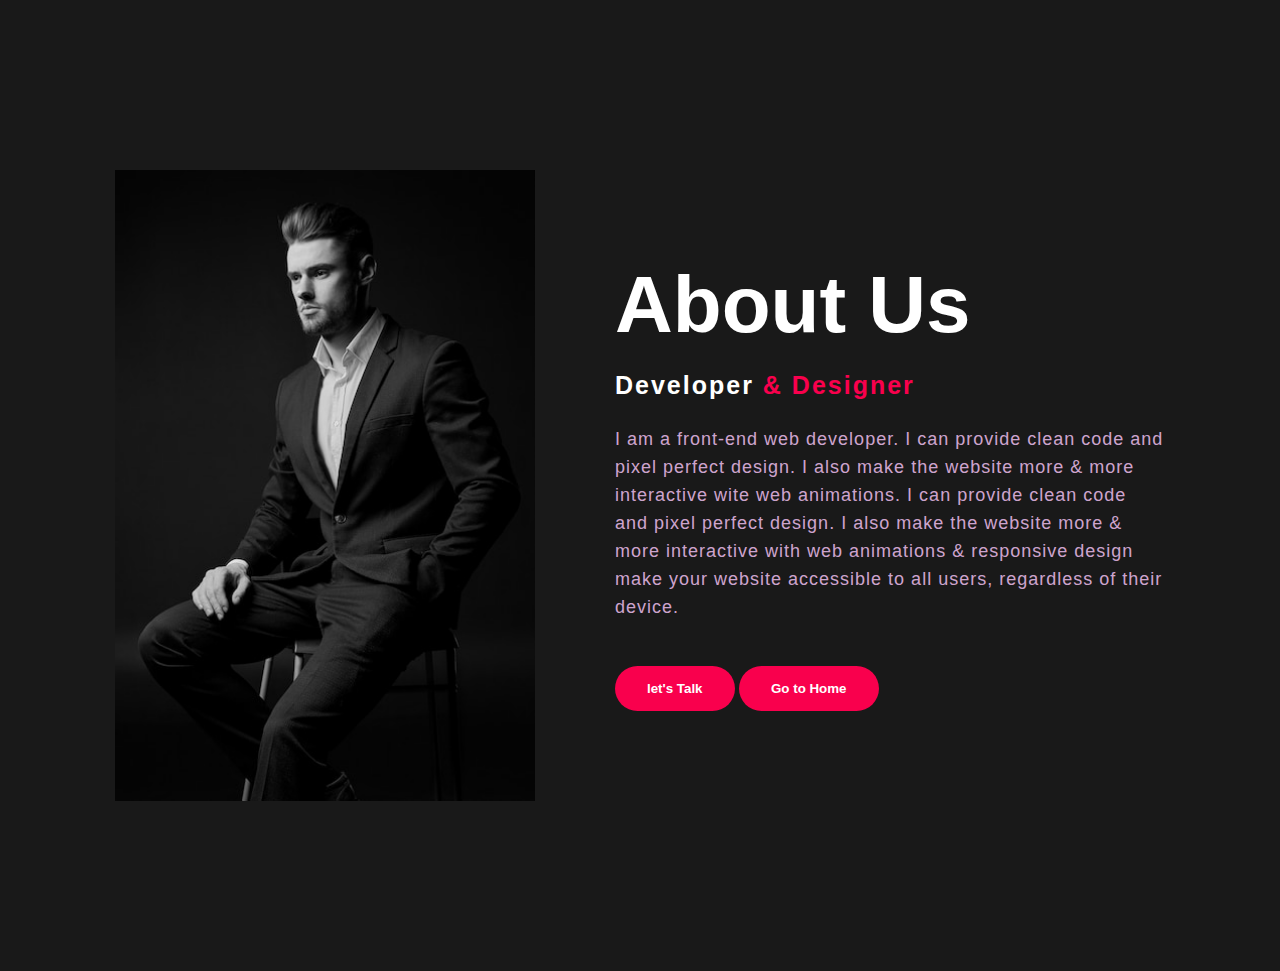
<file: Create Website/About us/about.html>
<!DOCTYPE html>
<html lang="en">
<head>
    <meta charset="UTF-8">
    <meta http-equiv="X-UA-Compatible" content="IE=edge">
    <meta name="viewport" content="width=device-width, initial-scale=1.0">
    <title>Welcome to About us</title>
    <link rel="stylesheet" href="../About us/about.css">
</head>
<body>
    <section class="about">
        <div class="main">
            <img src="../About us/image/1.jpg" alt="Banner">
            <div class="about-text">
                <h1>About Us</h1>
                <h5>Developer <span>& Designer</span></h5>
                <p>
                    I am a front-end web developer. I can provide clean code and pixel
                    perfect design. I also make the website more & more interactive wite web
                    animations. I can provide clean code and pixel perfect design. I also make
                    the website more & more interactive with web animations & responsive design
                    make your website accessible to all users, regardless of their device.
                </p>
                <button type="button">let's Talk</button>
                <button type="button"><a href="../OwnWebsite.html">Go to Home</button></a>
            </div>

        </div>

    </section>
</body>
</html>
</file>
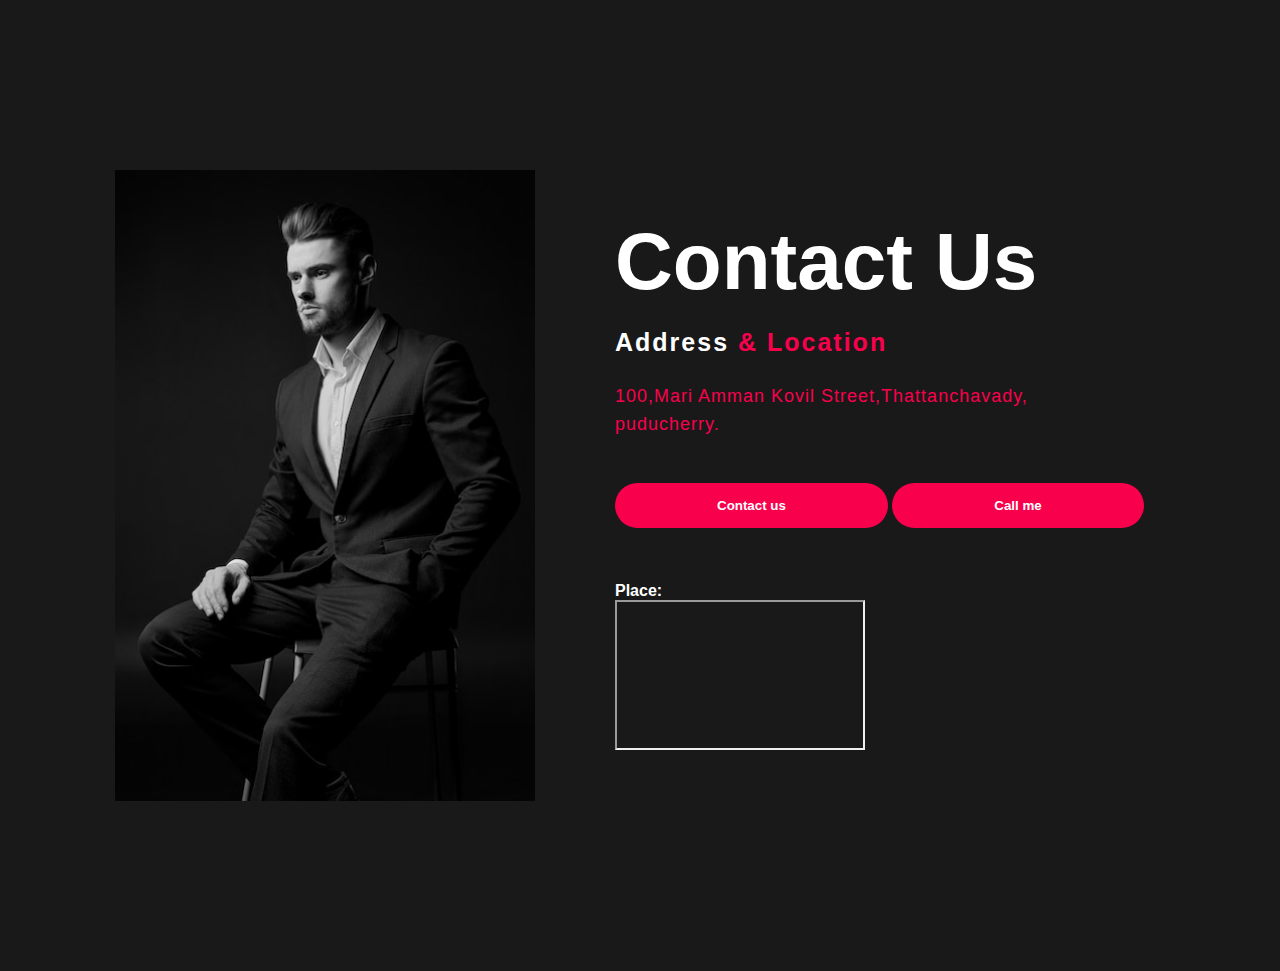
<file: Create Website/contact/contact.html>
<!DOCTYPE html>
<html lang="en">
  <head>
    <meta charset="UTF-8" />
    <meta http-equiv="X-UA-Compatible" content="IE=edge" />
    <meta name="viewport" content="width=device-width, initial-scale=1.0" />
    <title>Welcome to About us</title>
    <link rel="stylesheet" href="../contact/contact.css" />
  </head>

  <body>
    <section class="contact">
      <div class="main">
        <img src="../About us/image/1.jpg" alt="Banner" />
        <div class="contact-text">
          <h1>Contact us</h1>
          <h5>Address <span>& Location</span></h5>
          <p>100,Mari Amman Kovil Street,Thattanchavady,<br />puducherry.</p>
          <button type="button">
            <a href="mailto:vikeyviknesh@gmail.com">Contact us</a>
          </button>
          <button type="button"><a href="tel:+918610860489">Call me</a></button
          ><br /><br /><br /><br />
          <h4>Place:</h4>
          <iframe
            src="https://www.google.com/maps/embed?pb=!1m21!1m12!1m3!1d487.9365271885585!2d79.80136315171403!3d11.940384643988889!2m3!1f0!2f0!3f0!3m2!1i1024!2i768!4f13.1!4m6!3e0!4m0!4m3!3m2!1d11.9402531!2d79.8015138!5e0!3m2!1sen!2sin!4v1679333462072!5m2!1sen!2sin"
            width="250"
            height="150"
            style="border: 1"
            allowfullscreen=""
            loading="lazy"
            referrerpolicy="no-referrer-when-downgrade"
          ></iframe>
        </div>
      </div>
    </section>
  </body>
</html>
</file>
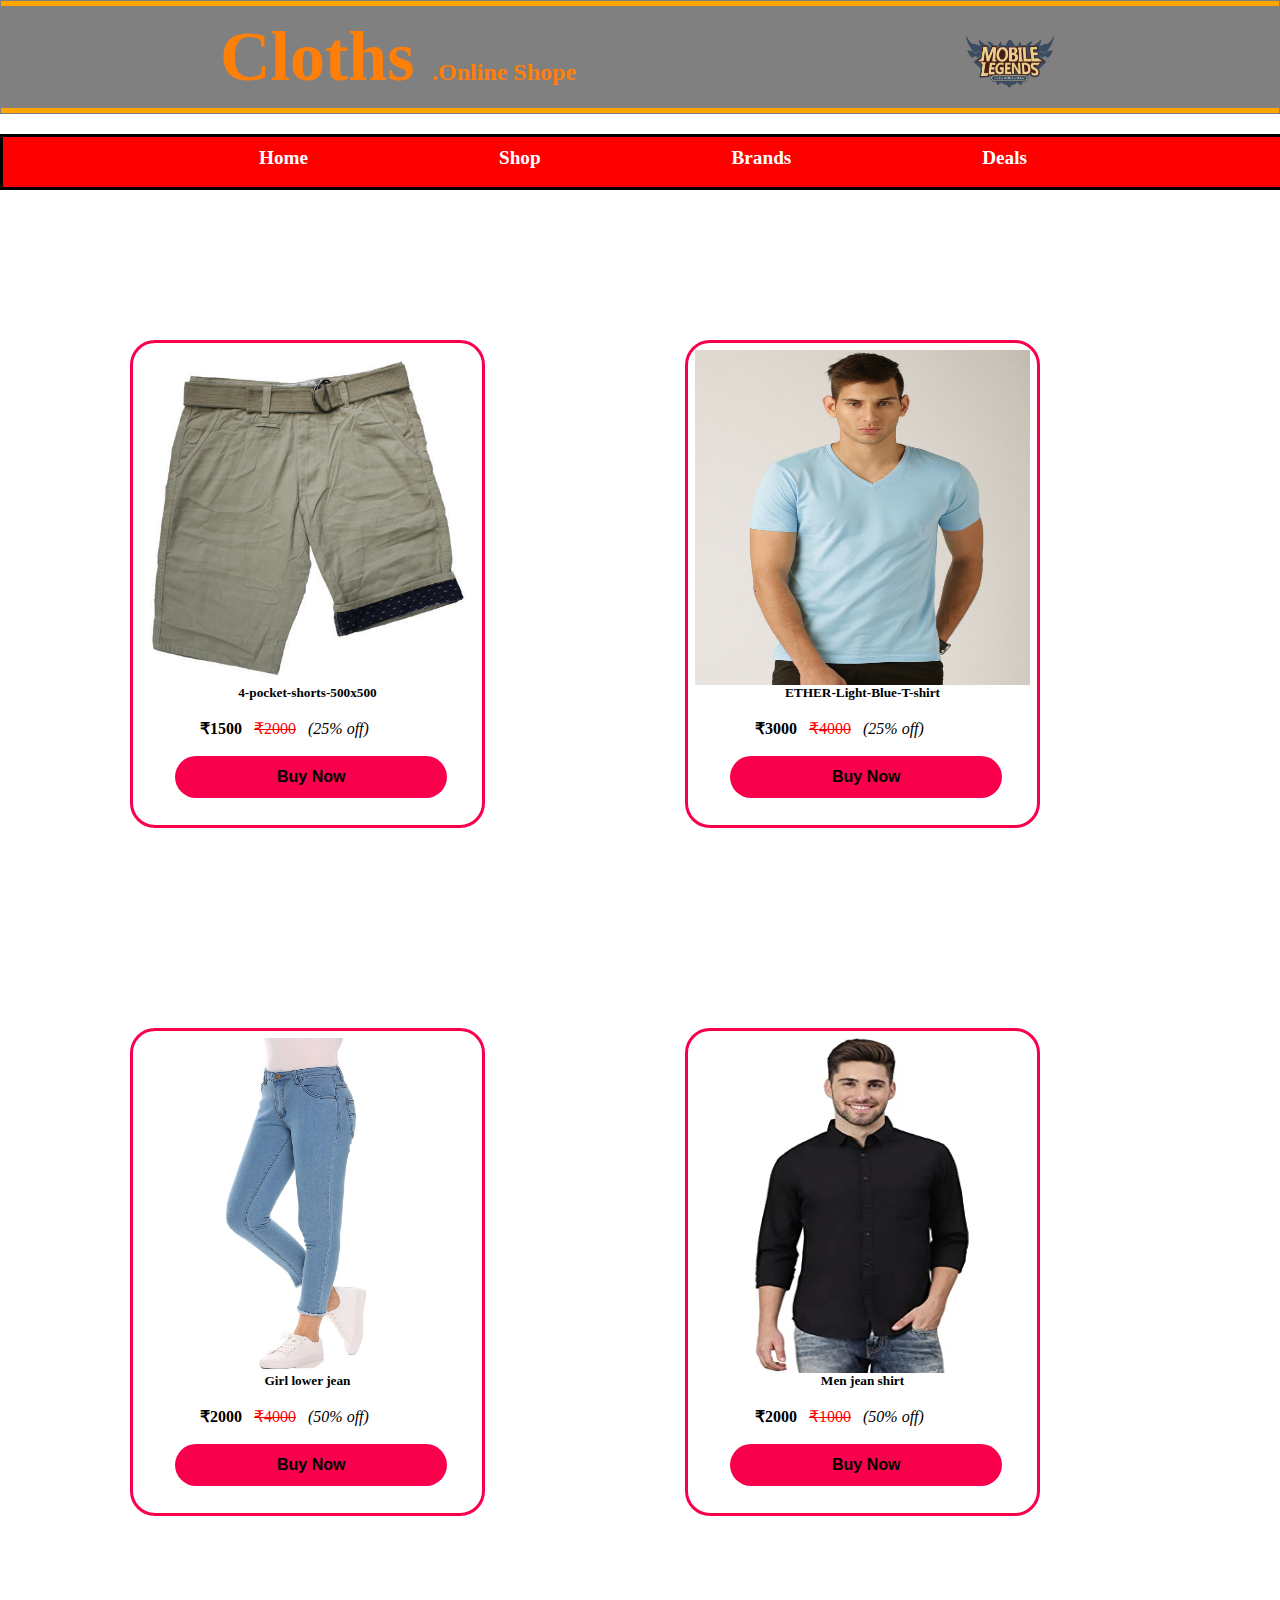
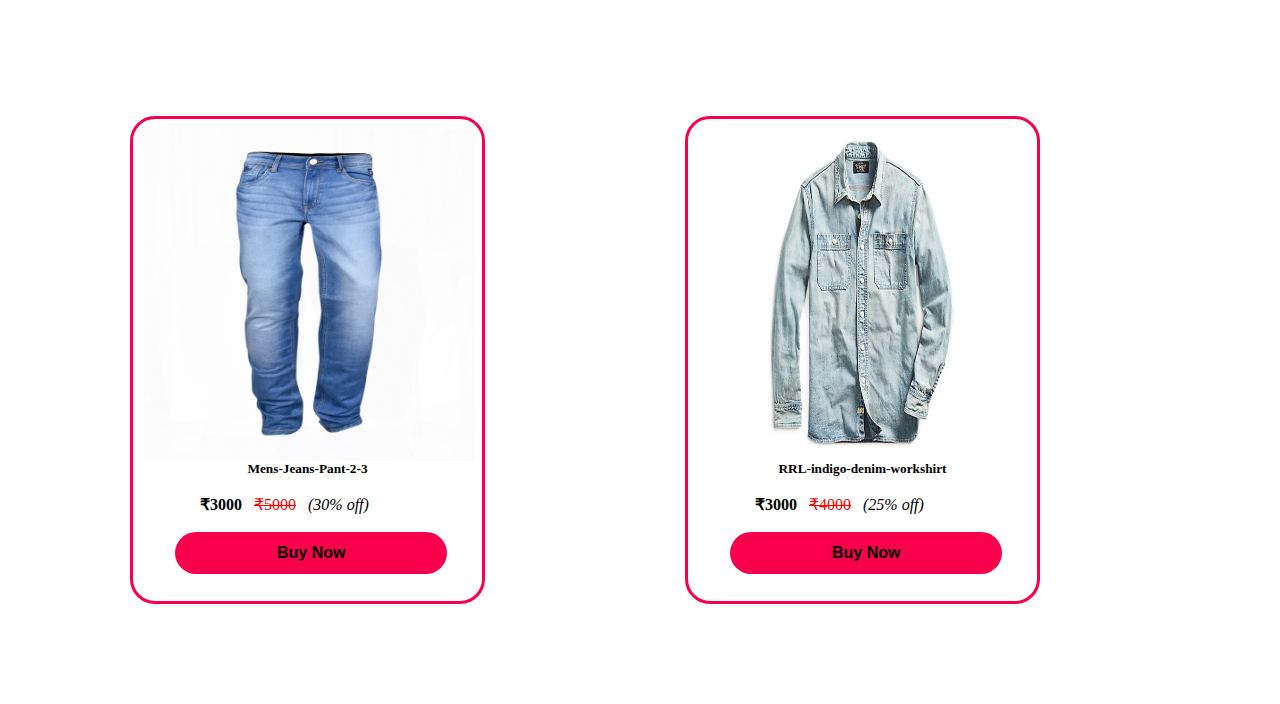
<file: Create Website/product/Cloths/Cloths.html>
<!DOCTYPE html>
<html lang="en">
  <head>
    <meta charset="UTF-8" />
    <meta http-equiv="X-UA-Compatible" content="IE=edge" />
    <meta name="viewport" content="width=device-width, initial-scale=1.0" />
    <title>Welcome to Cloths Store</title>
    <link rel="stylesheet" href="../Cloths/Cloths.css" />
  </head>

  <body>
    <div>
      <hr />
      <div class="h2">
        <h2>
          <span>Cloths </span>.Online Shope<img
            src="../Cloths/logo/pngegg.png"
            alt="banner"
          />
        </h2>
      </div>
      <hr />
    </div>
    <div class="navbar">
      <ul>
        <li><a href="../../OwnWebsite.html">Home</a></li>
        <li><a href="#">Shop</a></li>
        <li><a href="#">Brands</a></li>
        <li><a href="#">Deals</a></li>
      </ul>
    </div>
    <div class="product-outer">
      <div class="product-inner">
        <img src="../Cloths/images/4-pocket-shorts-500x500.jpg" alt="image" />
        <div class="product-detail">
          <h5>4-pocket-shorts-500x500</h5>
          <br />
          <div class="offer">
            <b>&#8377;1500</b> &nbsp;&nbsp;<s>&#8377;2000</s> &nbsp;&nbsp;<i
              >(25% off)</i
            >
          </div>
          <br />
          <button type="button"><a href="#">Buy Now</a></button>
        </div>
      </div>
      <div class="product-inner">
        <img src="../Cloths/images/ETHER-Light-Blue-T-shirt.jpg" alt="image" />
        <div class="product-detail">
          <h5>ETHER-Light-Blue-T-shirt</h5>
          <br />
          <div class="offer">
            <b>&#8377;3000</b> &nbsp;&nbsp;<s>&#8377;4000</s> &nbsp;&nbsp;<i
              >(25% off)</i
            >
          </div>
          <br />
          <button type="button"><a href="#">Buy Now</a></button>
        </div>
      </div>
      <div class="product-inner">
        <img src="../Cloths/images/Girl lower jean.jpg" alt="image" />
        <div class="product-detail">
          <h5>Girl lower jean</h5>
          <br />
          <div class="offer">
            <b>&#8377;2000</b> &nbsp;&nbsp;<s>&#8377;4000</s> &nbsp;&nbsp;<i
              >(50% off)</i
            >
          </div>
          <br />
          <button type="button"><a href="#">Buy Now</a></button>
        </div>
      </div>
      <div class="product-inner">
        <img src="../Cloths/images/Men jean shirt.jpg" alt="image" />
        <div class="product-detail">
          <h5>Men jean shirt</h5>
          <br />
          <div class="offer">
            <b>&#8377;2000</b> &nbsp;&nbsp;<s>&#8377;1000</s> &nbsp;&nbsp;<i
              >(50% off)</i
            >
          </div>
          <br />
          <button type="button"><a href="#">Buy Now</a></button>
        </div>
      </div>
      <div class="product-inner">
        <img src="../Cloths/images/Mens-Jeans-Pant-2-3.jpg" alt="image" />
        <div class="product-detail">
          <h5>Mens-Jeans-Pant-2-3</h5>
          <br />
          <div class="offer">
            <b>&#8377;3000</b> &nbsp;&nbsp;<s>&#8377;5000</s> &nbsp;&nbsp;<i
              >(30% off)</i
            >
          </div>
          <br />
          <button type="button"><a href="#">Buy Now</a></button>
        </div>
      </div>
      <div class="product-inner">
        <img
          src="../Cloths/images/RRL-indigo-denim-workshirt.jpg"
          alt="image"
        />
        <div class="product-detail">
          <h5>RRL-indigo-denim-workshirt</h5>
          <br />
          <div class="offer">
            <b>&#8377;3000</b> &nbsp;&nbsp;<s>&#8377;4000</s> &nbsp;&nbsp;<i
              >(25% off)</i
            >
          </div>
          <br />
          <button type="button"><a href="#">Buy Now</a></button>
        </div>
      </div>
    </div>
  </body>
</html>
</file>
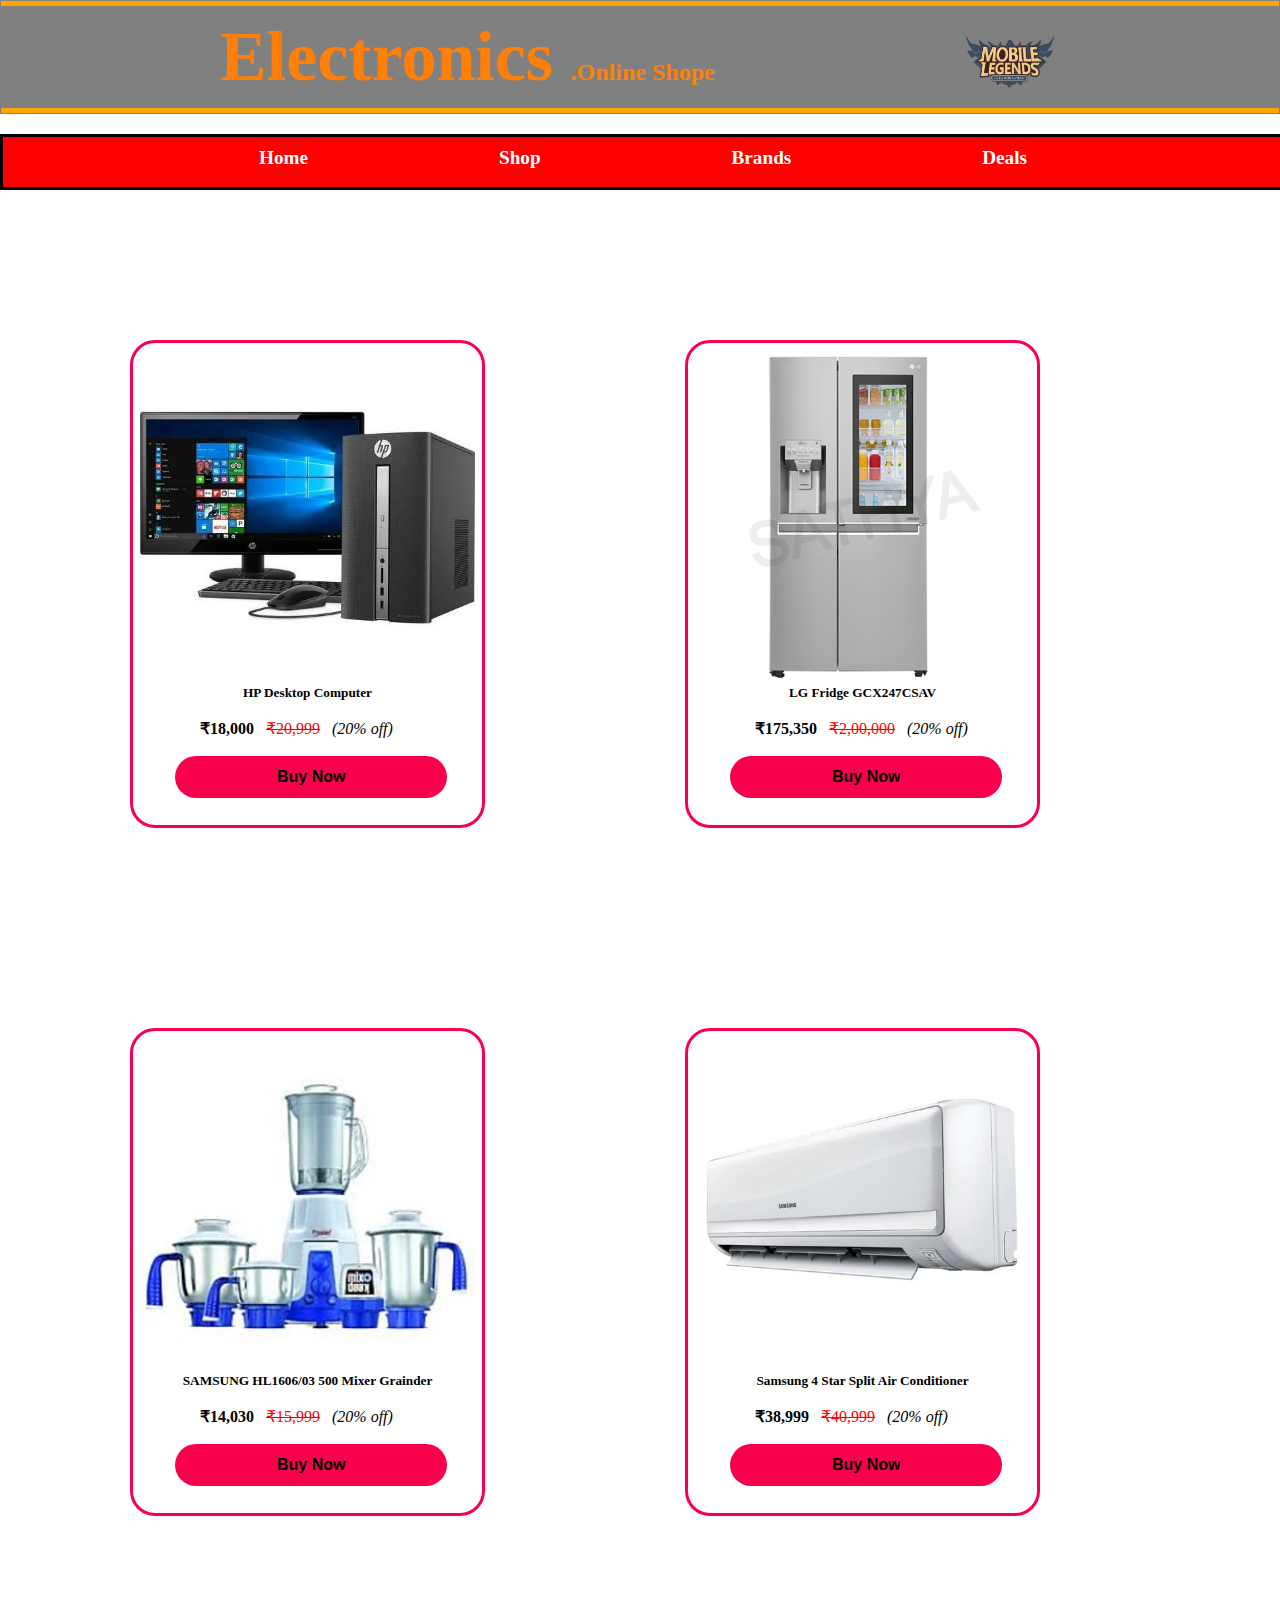
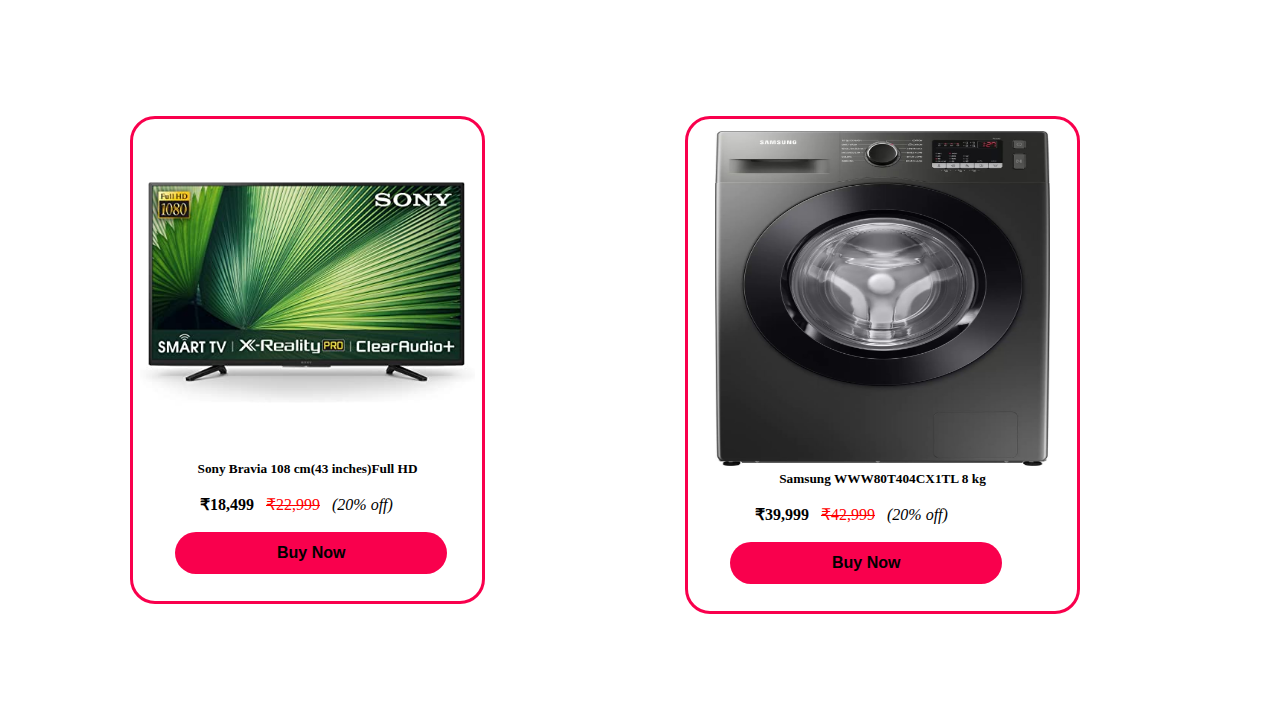
<file: Create Website/product/Electronic/Electronic.html>
<!DOCTYPE html>
<html lang="en">
  <head>
    <meta charset="UTF-8" />
    <meta http-equiv="X-UA-Compatible" content="IE=edge" />
    <meta name="viewport" content="width=device-width, initial-scale=1.0" />
    <title>Welcome to Electronics items</title>
    <link rel="stylesheet" href="../Electronic/Electronic.css" />
  </head>

  <body>
    <div>
      <hr />
      <div class="h2">
        <h2>
          <span>Electronics </span>.Online Shope<img
            src="../Electronic/logo/pngegg.png"
            alt="banner"
          />
        </h2>
      </div>
      <hr />
    </div>
    <div class="navbar">
      <ul>
        <li><a href="../../OwnWebsite.html">Home</a></li>
        <li><a href="#">Shop</a></li>
        <li><a href="#">Brands</a></li>
        <li><a href="#">Deals</a></li>
      </ul>
    </div>
    <div class="product-outer">
      <div class="product-inner">
        <img src="../Electronic/images/Destop computer.jpg" alt="image" />
        <div class="product-detail">
          <h5>HP Desktop Computer</h5>
          <br />
          <div class="offer">
            <b>&#8377;18,000</b> &nbsp;&nbsp;<s>&#8377;20,999</s> &nbsp;&nbsp;<i
              >(20% off)</i
            >
          </div>
          <br />
          <button type="button"><a href="#">Buy Now</a></button>
        </div>
      </div>
      <div class="product-inner">
        <img src="../Electronic/images/Fridege.jpg" alt="image" />
        <div class="product-detail">
          <h5>LG Fridge GCX247CSAV</h5>
          <br />
          <div class="offer">
            <b>&#8377;175,350</b> &nbsp;&nbsp;<s>&#8377;2,00,000</s>
            &nbsp;&nbsp;<i>(20% off)</i>
          </div>
          <br />
          <button type="button"><a href="#">Buy Now</a></button>
        </div>
      </div>
      <div class="product-inner">
        <img src="../Electronic/images/Mixe Grainder.jpg" alt="image" />
        <div class="product-detail">
          <h5>SAMSUNG HL1606/03 500 Mixer Grainder</h5>
          <br />
          <div class="offer">
            <b>&#8377;14,030</b> &nbsp;&nbsp;<s>&#8377;15,999</s> &nbsp;&nbsp;<i
              >(20% off)</i
            >
          </div>
          <br />
          <button type="button"><a href="#">Buy Now</a></button>
        </div>
      </div>
      <div class="product-inner">
        <img src="../Electronic/images/split-air-conditioner.jpg" alt="image" />
        <div class="product-detail">
          <h5>Samsung 4 Star Split Air Conditioner</h5>
          <br />
          <div class="offer">
            <b>&#8377;38,999</b> &nbsp;&nbsp;<s>&#8377;40,999</s> &nbsp;&nbsp;<i
              >(20% off)</i
            >
          </div>
          <br />
          <button type="button"><a href="#">Buy Now</a></button>
        </div>
      </div>
      <div class="product-inner">
        <img src="../Electronic/images/TV.jpg" alt="image" />
        <div class="product-detail">
          <h5>Sony Bravia 108 cm(43 inches)Full HD</h5>
          <br />
          <div class="offer">
            <b>&#8377;18,499</b> &nbsp;&nbsp;<s>&#8377;22,999</s> &nbsp;&nbsp;<i
              >(20% off)</i
            >
          </div>
          <br />
          <button type="button"><a href="#">Buy Now</a></button>
        </div>
      </div>
      <div class="product-inner">
        <img
          src="../Electronic/images/Washing mechine.jpg"
          alt="image"
          style="padding: 5px 20px"
        />
        <div class="product-detail">
          <h5>Samsung WWW80T404CX1TL 8 kg</h5>
          <br />
          <div class="offer">
            <b>&#8377;39,999</b> &nbsp;&nbsp;<s>&#8377;42,999</s> &nbsp;&nbsp;<i
              >(20% off)</i
            >
          </div>
          <br />
          <button type="button"><a href="#">Buy Now</a></button>
        </div>
      </div>
    </div>
  </body>
</html>
</file>
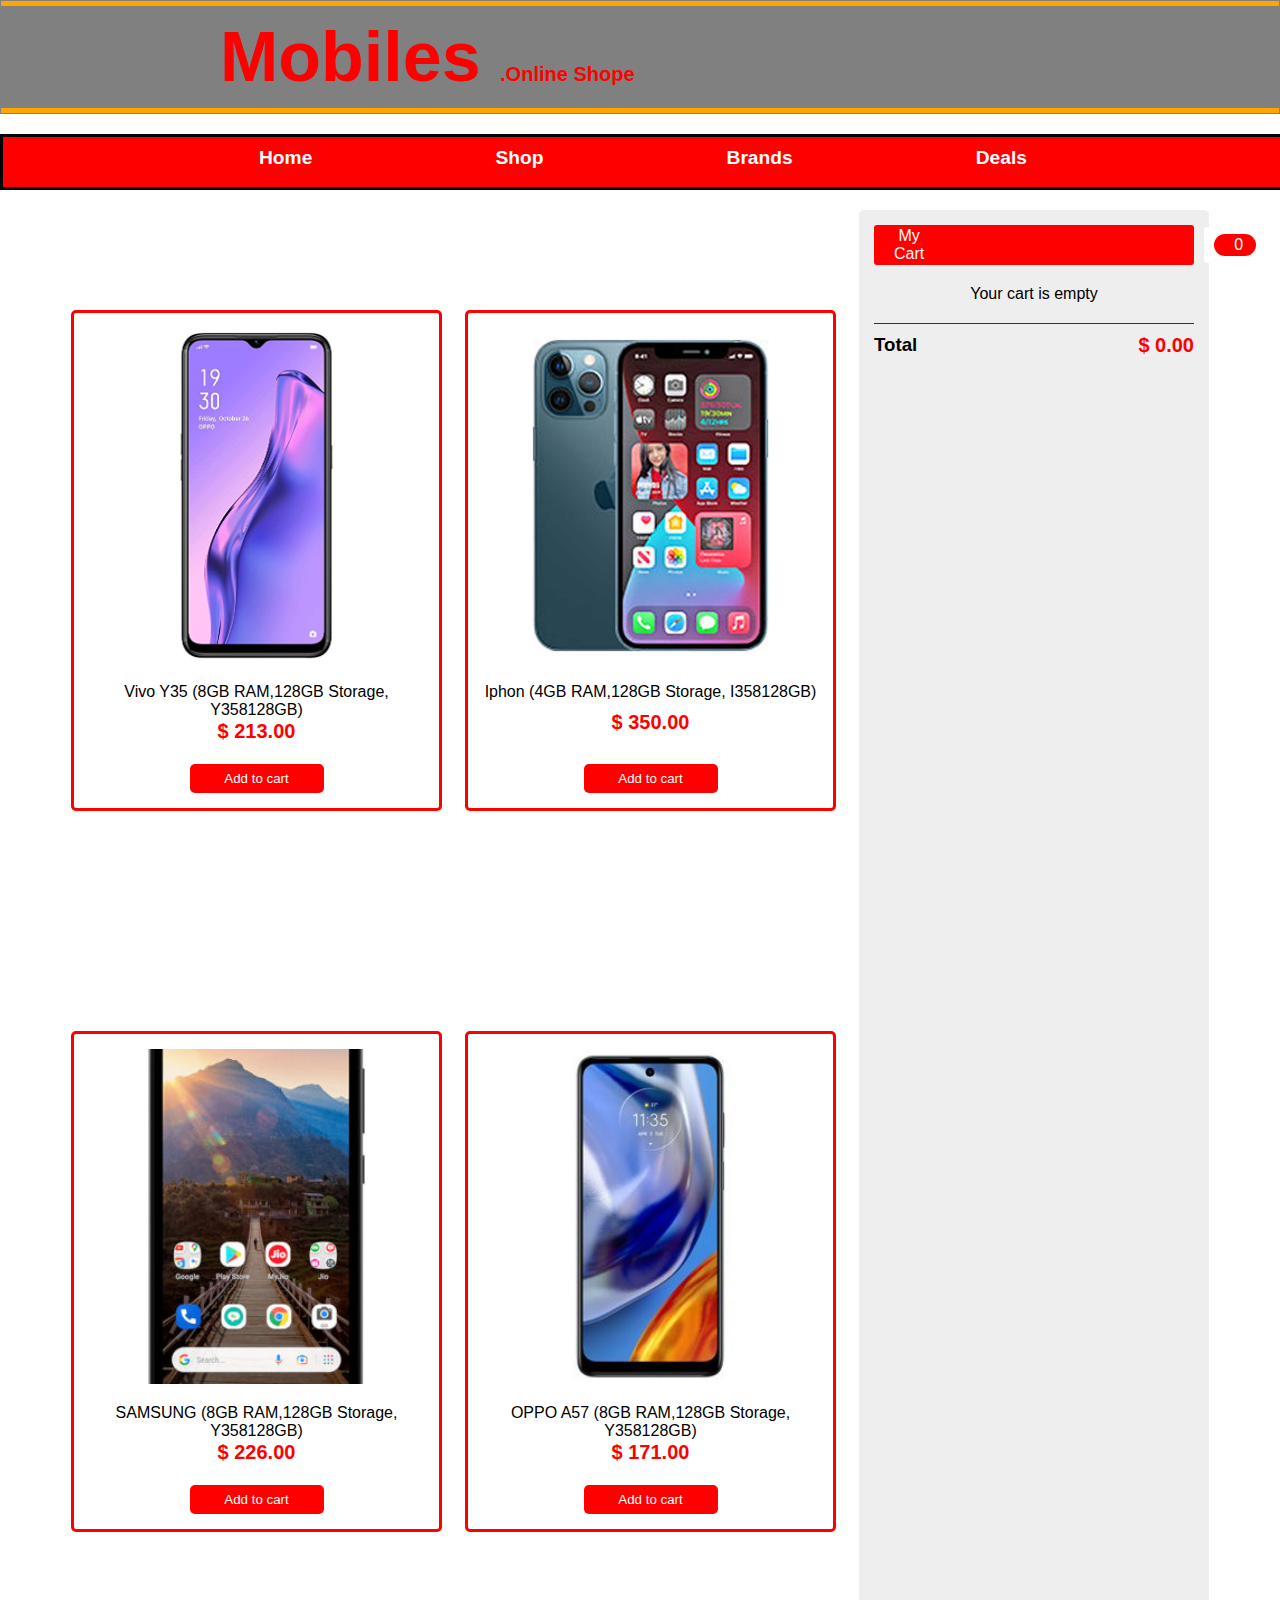
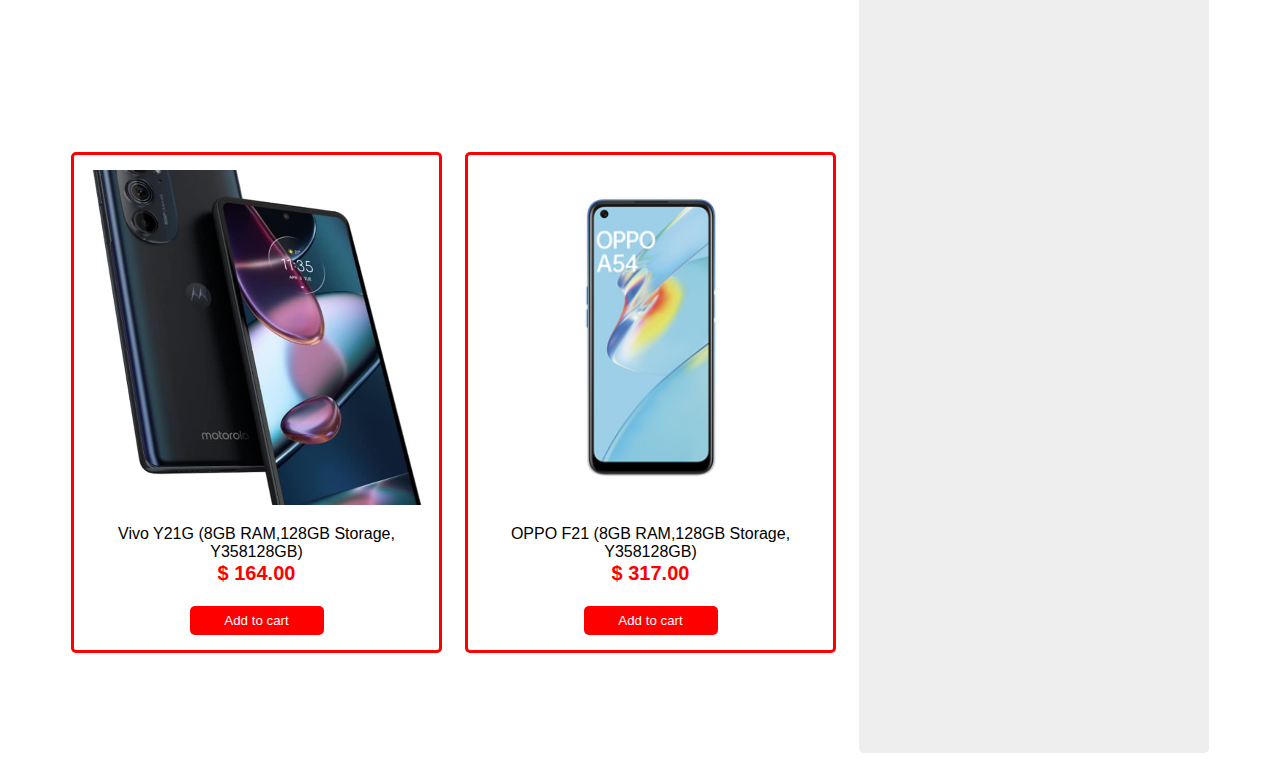
<file: Create Website/product/Mobiles/mobile.html>
<!DOCTYPE html>
<html lang="en">
  <head>
    <meta charset="UTF-8" />
    <meta http-equiv="X-UA-Compatible" content="IE=edge" />
    <meta name="viewport" content="width=device-width, initial-scale=1.0" />
    <title>Welcome to Mobile Store</title>
    <link
      rel="stylesheet"
      href="https://cdnjs.cloudflare.com/ajax/libs/font-awesome/6.2.0/css/all.min.css"
      integrity="sha512-xh6O/CkQoPOWDdYTDqeRdPCVd1SpvCA9XXcUnZS2FmJNp1coAFzvtCN9BmamE+4aHK8yyUHUSCcJHgXloTyT2A=="
      crossorigin="anonymous"
      referrerpolicy="no-referrer"
    />
    <link rel="stylesheet" href="../Mobiles/mobile.css" />
  </head>

  <body>
    <div>
      <hr />
      <div class="h2">
        <h2><span>Mobiles </span>.Online Shope</h2>
      </div>
      <hr />
    </div>
    <div class="navbar">
      <ul>
        <li><a href="../../OwnWebsite.html">Home</a></li>
        <li><a href="#">Shop</a></li>
        <li><a href="#">Brands</a></li>
        <li><a href="#">Deals</a></li>
      </ul>
    </div>
    <!--Sidebar--AddCart-->
    <div class="container">
      <div id="root"></div>
      <div class="sidebar">
        <div class="head">
          <p>My Cart</p>
          <!--AddCart-->
          <div class="cart">
            <i class="fa-solid fa-cart-plus"></i>
            <p id="count">0</p>
          </div>
        </div>
        <div id="cartItem">Your cart is empty</div>
        <div class="foot">
          <h3>Total</h3>
          <h2 id="total">$ 0.00</h2>
        </div>
      </div>
    </div>
    <!----------Mobile boxs------------------>
    <!-- 
      <div class="product-outer">
      <div class="product-inner">
        <img src="../Mobiles/images/1.jpg" alt="image" />
        <div class="product-detail">
          <h5>Vivo Y35 (8GB RAM,128GB Storage, Y358128GB)</h5>
          <br />
          <div class="offer">
            <b>&#8377;18,499</b> &nbsp;&nbsp;<s>&#8377;22,999</s> &nbsp;&nbsp;<i
              >(20% off)</i
            >
          </div>
          <br />
          <button type="button"><a href="#">Buy Now</a></button>
        </div>
      </div>
      <div class="product-inner">
        <img src="../Mobiles/images/2.jpeg" alt="image" />
        <div class="product-detail">
          <h5>Iphon (4GB RAM,128GB Storage, I358128GB)</h5>
          <br />
          <div class="offer">
            <b>&#8377;90,499</b> &nbsp;&nbsp;<s>&#8377;1,22,999</s>
            &nbsp;&nbsp;<i>(20% off)</i>
          </div>
          <br />
          <button type="button"><a href="#">Buy Now</a></button>
        </div>
      </div>
      <div class="product-inner">
        <img src="../Mobiles/images/3.jpg" alt="image" />
        <div class="product-detail">
          <h5>SAMSUNG (8GB RAM,128GB Storage, Y358128GB)</h5>
          <br />
          <div class="offer">
            <b>&#8377;14,030</b> &nbsp;&nbsp;<s>&#8377;15,999</s> &nbsp;&nbsp;<i
              >(20% off)</i
            >
          </div>
          <br />
          <button type="button"><a href="#">Buy Now</a></button>
        </div>
      </div>
      <div class="product-inner">
        <img src="../Mobiles/images/4.jpeg" alt="image" />
        <div class="product-detail">
          <h5>OPPO A57 (8GB RAM,128GB Storage, Y358128GB)</h5>
          <br />
          <div class="offer">
            <b>&#8377;13,999</b> &nbsp;&nbsp;<s>&#8377;14,999</s> &nbsp;&nbsp;<i
              >(20% off)</i
            >
          </div>
          <br />
          <button type="button"><a href="#">Buy Now</a></button>
        </div>
      </div>
      <div class="product-inner">
        <img src="../Mobiles/images/5.jpg" alt="image" />
        <div class="product-detail">
          <h5>Vivo Y21G (8GB RAM,128GB Storage, Y358128GB)</h5>
          <br />
          <div class="offer">
            <b>&#8377;18,499</b> &nbsp;&nbsp;<s>&#8377;22,999</s> &nbsp;&nbsp;<i
              >(20% off)</i
            >
          </div>
          <br />
          <button type="button"><a href="#">Buy Now</a></button>
        </div>
      </div>
      <div class="product-inner">
        <img src="../Mobiles/images/6.jpeg" alt="image" />
        <div class="product-detail">
          <h5>OPPO F21 (8GB RAM,128GB Storage, Y358128GB)</h5>
          <br />
          <div class="offer">
            <b>&#8377;22,990</b> &nbsp;&nbsp;<s>&#8377;24,999</s> &nbsp;&nbsp;<i
              >(20% off)</i
            >
          </div>
          <br />
          <button type="button"><a href="#">Buy Now</a></button>
        </div>
      </div>
    </div>
   -->
    <script src="./mobile.js"></script>
  </body>
</html>
</file>
<file: Addcart/Addcart.css>
* {
  margin: 0;
  padding: 0;
  box-sizing: border-box;
  font-family: "poppins", sans-serif;
  font-size: 18px;
}
body {
  display: flex;
  align-items: center;
  justify-content: center;
  flex-direction: column;
}
.header {
  height: 80px;
  width: 70%;
  background-color: goldenrod;
  border-radius: 3px;
  margin: 30px 0px;
  display: flex;
  align-items: center;
  justify-content: space-between;
  padding: 15px;
}
.header .logo {
  font-size: 30px;
  font-weight: bold;
  color: white;
}
.cart {
  display: flex;
  background-color: white;
  justify-content: space-between;
  align-items: center;
  padding: 7px 10px;
  border-radius: 3px;
  width: 80px;
}
.fa-solid {
  color: goldenrod;
}
.cart p {
  height: 22px;
  width: 22px;
  display: flex;
  align-items: center;
  justify-content: center;
  border-radius: 22px;
  background-color: goldenrod;
  color: white;
}
.container {
  display: flex;
  width: 70%;
  margin-bottom: 30px;
}
#root {
  width: 60%;
  display: grid;
  grid-template-columns: repeat(2, 1fr);
  grid-gap: 20px;
}
.sidebar {
  width: 40%;
  border-radius: 5px;
  background-color: #eee;
  margin-left: 20px;
  padding: 15px;
  text-align: center;
}
.head {
  background-color: goldenrod;
  border-radius: 3px;
  height: 40px;
  padding: 10px;
  margin-bottom: 20px;
  color: white;
  display: flex;
  align-items: center;
}
.foot {
  display: flex;
  justify-content: space-between;
  margin: 20px 0px;
  padding: 10px 0px;
  border-top: 1px solid #333;
}
.box {
  display: flex;
  flex-direction: column;
  align-items: center;
  justify-content: space-between;
  border: 1px solid goldenrod;
  border-radius: 5px;
  padding: 15px;
}
.img-box {
  width: 100%;
  height: 180%;
  display: flex;
  align-items: center;
  justify-content: center;
}
.images {
  max-width: 90%;
  max-height: 90%;
  object-fit: cover;
  object-position: center;
}
.bottom {
  margin-top: 20px;
  width: 100%;
  text-align: center;
  display: flex;
  flex-direction: column;
  align-items: center;
  justify-content: space-between;
  height: 110px;
}
h2 {
  font-size: 20px;
  color: red;
}
button {
  width: 100%;
  position: relative;
  border: none;
  border-radius: 5px;
  background-color: goldenrod;
  padding: 7px 25px;
  cursor: pointer;
  color: white;
}
button:hover {
  background-color: #333;
}
.cart-item {
  display: flex;
  align-items: center;
  justify-content: space-between;
  padding: 10px;
  background-color: white;
  border-bottom: 1px solid #aaa;
  border-radius: 3px;
  margin: 10px 10px;
}
.row-img {
  width: 50px;
  height: 50px;
  border-radius: 50px;
  border: 1px solid goldenrod;
  display: flex;
  align-items: center;
  justify-content: center;
}
.rowing {
  max-width: 43px;
  max-height: 43px;
  border-radius: 50%;
}
.fa-trash:hover {
  cursor: pointer;
  color: #333;
}
</file>
<file: Bootstrap/css/styles.css>
body {
  background-color: black;
}
.navbar-brand b {
  margin-left: 50px;
  color: orangered;
  font-style: italic;
  font-size: larger;
  text-shadow: black;
}

.navbar-brand img {
  margin-left: 75px;
}

.navbar-nav .nav-item {
  margin-left: 50px;
  font-weight: bold;
}

.navbar {
  background-image: linear-gradient(-90deg, #bd5932, #5a8792);
  border: 2px solid black;
}

.input-group .form-control {
  width: 450px;
}

.d-flex {
  padding-right: 70px;
}

/* navbar------------------end */
/* container----- */
/* banner */
.banner {
  background: linear-gradient(
      to top,
      rgba(0, 0, 0, 0.5) 50%,
      rgba(0, 0, 0, 0.5) 50%
    ),
    url("../image/sunset-ocean.jpg");
  height: 600px;
  width: 100%;
  background-size: cover;
  background-position: center;
}

/* Contact US--------------- */
.contact {
  width: 100%;
  padding: 170px 0px;
  background-color: #191919;
}

.contact img {
  height: auto;
  width: 420px;
}

.contact-text {
  width: 550px;
}

.main {
  width: 1130px;
  max-width: 95%;
  margin: 0 auto;
  display: flex;
  align-items: center;
  justify-content: space-around;
}

.contact-text h1 {
  color: black;
  font-size: 50px;
  text-transform: capitalize;
  margin-bottom: 20px;
}

.contact-text h5 {
  color: black;
  font-size: 25px;
  text-transform: capitalize;
  margin-bottom: 25px;
  letter-spacing: 2px;
}

span {
  color: #f9004d;
}

.contact-text p {
  color: #f9004d;
  letter-spacing: 1px;
  line-height: 28px;
  font-size: 18px;
  margin-bottom: 45px;
}

button {
  background: #f9004d;
  color: white;
  text-decoration: none;
  border: 2px solid transparent;
  font-weight: bold;
  padding: 5px 30px;
  border-radius: 30px;
  transition: 0.4s;
}

button:hover {
  background: transparent;
  border: 2px solid #f9004d;
  cursor: pointer;
}

button a {
  text-decoration: none;
  color: white;
}

h4 {
  color: white;
}

/* contact Us End-------------------- */
/* slider------ */
.row {
  width: 100%;
  height: 800px;
}
.p {
  color: red;
}
.p:hover {
  color: blue;
}
/* footer */

.footer-menu {
  padding: 0 138px;
  text-align: center;
  display: inline-block;
}
.footer-menu > label {
  font-weight: 1000;
  color: white;
}
.footer-menu > ul > li > a {
  text-decoration: none;
  color: darkgrey;
}

.footer-menu > ul {
  list-style: none;
  text-decoration: none;
}

.copyright {
  text-align: center;
  font-weight: bold;
  padding: 20px;
  color: #ff7200;
}
.footer-menu li {
  text-align: left;
}
</file>
<file: Calculator/style.css>
@import url("https://fonts.googleapis.com/css2?family=Basic&family=Poppins:wght@500&family=Roboto:ital,wght@0,100;1,100&display=swap");
* {
  margin: 0;
  padding: 0;
  box-sizing: border-box;
  font-family: "Poppins", sans-serif;
}
body {
  width: 100%;
  height: 100vh;
  display: flex;
  justify-content: center;
  align-items: center;
  background: linear-gradient(45deg, #0a0a0a, #3a4452);
}
.calculator {
  border: 1px solid #717377;
  padding: 20px;
  border-radius: 16px;
  background: transparent;
  box-shadow: 0px 3px 15px rgba(113, 115, 119, 0.5);
}
input {
  width: 320px;
  border: none;
  padding: 24px;
  margin: 10px;
  background: transparent;
  box-shadow: 0px 3px 15px rgba(84, 84, 84, 0.1);
  font-size: 40px;
  text-align: right;
  cursor: pointer;
  color: #ffffff;
}
input::placeholder {
  color: #ffffff;
}
button {
  border: none;
  width: 60px;
  height: 60px;
  margin: 10px;
  border-radius: 50%;
  background: transparent;
  color: #ffffff;
  font-size: 20px;
  box-shadow: -8px -8px 15px rgba(255, 255, 255, 0.1);
  cursor: pointer;
}
.equalBtn {
  background-color: #fb7c14;
}
.operator {
  color: #5dee0a;
}
</file>
<file: click model/style.css>
* {
  margin: 0;
  padding: 0;
  box-sizing: inherit;
}

html {
  font-size: 62.5%;
  box-sizing: border-box;
}

body {
  font-family: sans-serif;
  color: #333;
  line-height: 1.5;
  height: 100vh;
  position: relative;
  display: flex;
  align-items: flex-start;
  justify-content: center;
  background: linear-gradient(to top left, #28b487, #7dd56f);
}

.show-modal {
  font-size: 2rem;
  font-weight: 600;
  padding: 1.75rem 3.5rem;
  margin: 5rem 2rem;
  border: none;
  background-color: #fff;
  color: #444;
  border-radius: 10rem;
  cursor: pointer;
}

.close-modal {
  position: absolute;
  top: 1.2rem;
  right: 2rem;
  font-size: 5rem;
  color: #333;
  cursor: pointer;
  border: none;
  background: none;
}

h1 {
  font-size: 2.5rem;
  margin-bottom: 2rem;
}

p {
  font-size: 1.8rem;
}

/* -------------------------- */
/* CLASSES TO MAKE MODAL WORK */
.hidden {
  display: none;
}

.modal {
  position: absolute;
  top: 50%;
  left: 50%;
  transform: translate(-50%, -50%);
  width: 70%;

  background-color: white;
  padding: 6rem;
  border-radius: 5px;
  box-shadow: 0 3rem 5rem rgba(0, 0, 0, 0.3);
  z-index: 10;
}

.overlay {
  position: absolute;
  top: 0;
  left: 0;
  width: 100%;
  height: 100%;
  background-color: rgba(0, 0, 0, 0.6);
  backdrop-filter: blur(3px);
  z-index: 5;
}
</file>
<file: Create Website/stylesheet.css>
body {
  margin: 0px;
  padding: 0px;
}

.background {
  width: 100%;
  background: linear-gradient(
      to top,
      rgba(0, 0, 0, 0.5) 50%,
      rgba(0, 0, 0, 0.5) 50%
    ),
    url("./images/Beach-tree.jpg");
  background-size: cover;
  background-repeat: no-repeat;
  height: 100vh;
}

.container {
  max-width: 1440px;
  width: 100%;
  height: auto;
  margin: 0 auto;
}
.castle-png img {
  float: left;
  width: 100px;
  padding: 0;
  margin-left: 0;
}

.castle-png > img {
  padding: 0px 70px;
}

.clearfix {
  clear: both;
}

.icon {
  width: 200px;
  float: left;
  height: 70px;
}

.logo {
  color: #ff7200;
  font-size: 35px;
  font-family: Arial;
  padding-left: 20px;
  float: left;
  padding-top: 10px;
}

.navbar > ul > li {
  display: inline-block;
  padding: 17px 40px 40px 100px;
}

.navbar > ul {
  padding: 40px 0 0 40px;
  margin: 0;
}
.navbar a {
  text-decoration: none;
  color: white;
  font-family: Arial;
  font-weight: bold;
}
ul li a:hover {
  color: #ff7200;
}
.dropmenu {
  padding: 13px;
  list-style: none;
  position: absolute;
  display: none;
  z-index: 2;
}
.dropmenu li {
  padding: 6px 0;
}
.drophead:hover .dropmenu {
  display: block;
}
.search-outer {
  float: right;
  padding: 40px 50px 10px 10px;
  margin: 0px 160px 10px 100px;
}

.srch {
  font-family: "Times New Roman";
  width: 200px;
  height: 40px;
  background: transparent;
  border: 1px solid #ff7200;
  margin-top: 13px;
  color: white;
  border-right: none;
  font-size: 16px;
  float: left;
  padding: 10px;
  border-bottom-left-radius: 5px;
  border-top-left-radius: 5px;
}

.btn {
  width: 100px;
  height: 40px;
  background: #ff7200;
  border: 2px solid #ff7200;
  margin-top: 13px;
  color: white;
  font-size: 15px;
  border-bottom-right-radius: 5px;
}

.btn:focus {
  outline: none;
}

.srch:focus {
  outline: none;
}

footer {
  padding-top: 80px;
}
.footer-menu {
  padding: 0 138px;
  text-align: center;
  display: inline-block;
}
.footer-menu > label {
  font-weight: 1000;
  color: white;
}
.footer-menu > ul > li > a {
  text-decoration: none;
  color: darkgrey;
}
.footer-menu > ul > li > img {
  margin-right: 10px;
  height: 20%;
  width: 20%;
}

.footer-menu > ul {
  list-style: none;
  text-decoration: none;
}

.copyright {
  text-align: center;
  font-weight: bold;
  padding: 20px;
  color: #ff7200;
}
.footer-menu li {
  text-align: left;
}
</file>
<file: Bootstrap/About us/about.css>
*{
    padding: 0;
    margin: 0;
    font-family: 'josefin sans',sans-serif;
    box-sizing: border-box;
}
.about{
    width: 100%;
    padding: 170px 0px;
    background-color: #191919;
}
.about img{
    height: auto;
    width: 420px;
}
.about-text{
    width: 550px;
}
.main{
    width: 1130px;
    max-width: 95%;
    margin: 0 auto;
    display: flex;
    align-items: center;
    justify-content: space-around;
}
.about-text h1{
    color: white;
    font-size: 80px;
    text-transform: capitalize;
    margin-bottom: 20px;
}
.about-text h5{
    color: white;
    font-size: 25px;
    text-transform: capitalize;
    margin-bottom: 25px;
    letter-spacing: 2px;
}
span{
    color: #f9004d;
}
.about-text p{
    color:#fcfc;
    letter-spacing: 1px;
    line-height: 28px;
    font-size: 18px;
    margin-bottom: 45px;
}
button{
    background: #f9004d;
    color: white;
    text-decoration: none;
    border: 2px solid transparent;
    font-weight: bold;
    padding: 13px 30px;
    border-radius: 30px;
    transition: .4s;
}
button:hover{
    background: transparent;
    border: 2px solid #f9004d;
    cursor: pointer;
}

button{
    background: #f9004d;
    color: white;
    text-decoration: none;
    border: 2px solid transparent;
    font-weight: bold;
    padding: 13px 30px;
    border-radius: 30px;
    transition: .4s;
}
button:hover{
    background: transparent;
    border: 2px solid #f9004d;
    cursor: pointer;
}
button a{
    text-decoration: none;
    color: white;
}
</file>
<file: Create Website/About us/about.css>
*{
    padding: 0;
    margin: 0;
    font-family: 'josefin sans',sans-serif;
    box-sizing: border-box;
}
.about{
    width: 100%;
    padding: 170px 0px;
    background-color: #191919;
}
.about img{
    height: auto;
    width: 420px;
}
.about-text{
    width: 550px;
}
.main{
    width: 1130px;
    max-width: 95%;
    margin: 0 auto;
    display: flex;
    align-items: center;
    justify-content: space-around;
}
.about-text h1{
    color: white;
    font-size: 80px;
    text-transform: capitalize;
    margin-bottom: 20px;
}
.about-text h5{
    color: white;
    font-size: 25px;
    text-transform: capitalize;
    margin-bottom: 25px;
    letter-spacing: 2px;
}
span{
    color: #f9004d;
}
.about-text p{
    color:#fcfc;
    letter-spacing: 1px;
    line-height: 28px;
    font-size: 18px;
    margin-bottom: 45px;
}
button{
    background: #f9004d;
    color: white;
    text-decoration: none;
    border: 2px solid transparent;
    font-weight: bold;
    padding: 13px 30px;
    border-radius: 30px;
    transition: .4s;
}
button:hover{
    background: transparent;
    border: 2px solid #f9004d;
    cursor: pointer;
}

button{
    background: #f9004d;
    color: white;
    text-decoration: none;
    border: 2px solid transparent;
    font-weight: bold;
    padding: 13px 30px;
    border-radius: 30px;
    transition: .4s;
}
button:hover{
    background: transparent;
    border: 2px solid #f9004d;
    cursor: pointer;
}
button a{
    text-decoration: none;
    color: white;
}
</file>
<file: Create Website/contact/contact.css>
*{
    padding: 0;
    margin: 0;
    font-family: 'josefin sans',sans-serif;
    box-sizing: border-box;
}
.contact{
    width: 100%;
    padding: 170px 0px;
    background-color: #191919;
}
.contact img{
    height: auto;
    width: 420px;
}
.contact-text{
    width: 550px;
}
.main{
    width: 1130px;
    max-width: 95%;
    margin: 0 auto;
    display: flex;
    align-items: center;
    justify-content: space-around;
}
.contact-text h1{
    color: white;
    font-size: 80px;
    text-transform: capitalize;
    margin-bottom: 20px;
}
.contact-text h5{
    color: white;
    font-size: 25px;
    text-transform: capitalize;
    margin-bottom: 25px;
    letter-spacing: 2px;
}
span{
    color: #f9004d;
}
.contact-text p{
    color:#f9004d;
    letter-spacing: 1px;
    line-height: 28px;
    font-size: 18px;
    margin-bottom: 45px;
}
button{
    background: #f9004d;
    color: white;
    text-decoration: none;
    border: 2px solid transparent;
    font-weight: bold;
    padding: 13px 100px;
    border-radius: 30px;
    transition: .4s;
}
button:hover{
    background: transparent;
    border: 2px solid #f9004d;
    cursor: pointer;
}
button a{
    text-decoration: none;
    color: white;
}
h4{
    color: white;
}
</file>
<file: Create Website/product/Cloths/Cloths.css>
* {
  padding: 0;
  margin: 0;
}

.h2 {
  background-color: gray;
  padding: 10px 220px;
  color: rgb(255, 127, 8);
}

img {
  height: 90px;
  width: 100px;
  float: right;
  display: flex;
}

hr {
  height: 5px;
  background-color: orange;
  width: auto;
  border: solid 1px;
}

span {
  font-size: 70px;
}
.navbar {
  margin: 20px 0;
  background-color: red;
  height: 50px;
  width: 100%;
  border: solid 3px;
}
.navbar ul {
  font-size: larger;
  font-weight: bolder;
  align-items: center;
  display: flex;
  justify-content: space-between;
  padding: 10px 20%;
  list-style: none;
}
.navbar a {
  text-decoration: none;
  color: white;
}
/* Button------------------------------------- */
button {
  margin-left: 15px;
  background: #f9004d;
  color: white;
  text-decoration: none;
  border: 2px solid transparent;
  font-weight: bold;
  padding: 10px 100px;
  border-radius: 30px;
  transition: 0.4s;
}
button:hover {
  background: transparent;
  border: 2px solid #f9004d;
  cursor: pointer;
}
button a {
  font-size: larger;
  text-decoration: none;
  color: black;
}
/* Button------------------------------------- */
.product-outer {
  padding: 30px;
}
.product-inner img {
  width: 335px;
  height: 335px;
}
.product-inner {
  padding: 7px;
  float: left;
  border: 3px solid #f9004d;
  border-radius: 25px;
  margin: 100px;
}
.product-detail {
  padding: 20px 20px;
}
.offer {
  padding-left: 40px;
}
.offer s {
  color: red;
}
.product-detail h5 {
  text-align: center;
}
</file>
<file: Create Website/product/Electronic/Electronic.css>
* {
  padding: 0;
  margin: 0;
}

.h2 {
  background-color: gray;
  padding: 10px 220px;
  color: rgb(255, 127, 8);
}

img {
  height: 90px;
  width: 100px;
  float: right;
  display: flex;
}

hr {
  height: 5px;
  background-color: orange;
  width: auto;
  border: solid 1px;
}

span {
  font-size: 70px;
}
.navbar {
  margin: 20px 0;
  background-color: red;
  height: 50px;
  width: 100%;
  border: solid 3px;
}
.navbar ul {
  font-size: larger;
  font-weight: bolder;
  align-items: center;
  display: flex;
  justify-content: space-between;
  padding: 10px 20%;
  list-style: none;
}
.navbar a {
  text-decoration: none;
  color: white;
}
/* Button------------------------------------- */
button {
  margin-left: 15px;
  background: #f9004d;
  color: white;
  text-decoration: none;
  border: 2px solid transparent;
  font-weight: bold;
  padding: 10px 100px;
  border-radius: 30px;
  transition: 0.4s;
}
button:hover {
  background: transparent;
  border: 2px solid #f9004d;
  cursor: pointer;
}
button a {
  font-size: larger;
  text-decoration: none;
  color: black;
}
/* Button------------------------------------- */
.product-outer {
  padding: 30px;
}
.product-inner img {
  width: 335px;
  height: 335px;
}
.product-inner {
  padding: 7px;
  float: left;
  border: 3px solid #f9004d;
  border-radius: 25px;
  margin: 100px;
}
.product-detail {
  padding: 20px 20px;
}
.offer {
  padding-left: 40px;
}
.offer s {
  color: red;
}
h5 {
  text-align: center;
}
</file>
<file: Create Website/product/Mobiles/mobile.css>
* {
  padding: 0;
  margin: 0;
  font-family: "poppins", sans-serif;
}

.h2 {
  background-color: gray;
  padding: 10px 220px;
  color: rgb(255, 127, 8);
}

hr {
  height: 5px;
  background-color: orange;
  width: auto;
  border: solid 1px;
}

span {
  font-size: 70px;
}
.navbar {
  margin: 20px 0;
  background-color: red;
  height: 50px;
  width: 100%;
  border: solid 3px;
}
.navbar ul {
  font-size: larger;
  font-weight: bolder;
  align-items: center;
  display: flex;
  justify-content: space-between;
  padding: 10px 20%;
  list-style: none;
}
.navbar a {
  text-decoration: none;
  color: white;
}
/*------AddCart-----*/
.cart {
  display: flex;
  background-color: white;
  justify-content: space-between;
  align-items: center;
  padding: 7px 10px;
  border-radius: 3px;
  width: 80px;
  margin-left: 280px;
}
.fa-solid {
  color: red;
}
.cart p {
  height: 22px;
  width: 22px;
  display: flex;
  align-items: center;
  border-radius: 22px;
  background-color: red;
  color: white;
}
/*------SideBar Addcart-----*/
.container {
  display: flex;
  justify-content: center;
  margin-bottom: 30px;
}
#root {
  width: 60%;
  display: grid;
  grid-template-columns: repeat(2, 1fr);
  grid-gap: 20px;
}
.sidebar {
  width: 25%;
  border-radius: 5px;
  background-color: #eee;
  margin-left: 20px;
  padding: 15px;
  text-align: center;
}
.head {
  background-color: red;
  border-radius: 3px;
  height: 40px;
  margin-bottom: 20px;
  color: white;
  display: flex;
  align-items: center;
}
.head p {
  padding-left: 20px;
}
.foot {
  display: flex;
  justify-content: space-between;
  margin: 20px 0px;
  padding: 10px 0px;
  border-top: 1px solid #333;
}
/*----------Java script box---------------- */
.box {
  width: 335px;
  flex-direction: column;
  align-items: center;
  justify-content: space-between;
  border: 3px solid red;
  border-radius: 5px;
  padding: 15px;
  margin: 100px 0px 100px 0;
}
.img-box {
  width: 335px;
  height: 335px;
  display: flex;
  align-items: center;
  justify-content: center;
}
.images {
  width: 335px;
  height: 335px;
  object-fit: cover;
  object-position: center;
}
.bottom {
  margin-top: 20px;
  width: 100%;
  text-align: center;
  display: flex;
  flex-direction: column;
  align-items: center;
  justify-content: space-between;
  height: 110px;
}
h2 {
  font-size: 20px;
  color: red;
}
button {
  margin-top: 20px;
  width: 40%;
  position: relative;
  border: none;
  border-radius: 5px;
  background-color: red;
  padding: 7px 25px;
  cursor: pointer;
  color: white;
}
button:hover {
  background-color: #333;
}
/*----------Inner cart---------------- */
.cart-item {
  display: flex;
  align-items: center;
  justify-content: space-between;
  padding: 10px;
  background-color: white;
  border-bottom: 1px solid #aaa;
  border-radius: 3px;
  margin: 10px 10px;
}
.row-img {
  width: 50px;
  height: 50px;
  border-radius: 50px;
  border: 1px solid red;
  display: flex;
  align-items: center;
  justify-content: center;
}
.rowing {
  max-width: 43px;
  max-height: 43px;
  border-radius: 50%;
}
.fa-trash:hover {
  cursor: pointer;
  color: #333;
}

/* Button------------------------------------- */

/*
button {
  margin-left: 15px;
  background: #f9004d;
  color: white;
  text-decoration: none;
  border: 2px solid transparent;
  font-weight: bold;
  padding: 10px 100px;
  border-radius: 30px;
  transition: 0.4s;
}
button:hover {
  background: transparent;
  border: 2px solid #f9004d;
  cursor: pointer;
}
button a {
  font-size: larger;
  text-decoration: none;
  color: black;
}
*/
/* Button------------------------------------- */
/* 
.product-outer {
  padding: 30px;
}
.product-inner img {
  width: 335px;
  height: 335px;
}
.product-inner {
  padding: 7px;
  float: left;
  border: 3px solid #f9004d;
  border-radius: 25px;
  margin: 100px;
}
.product-detail {
  padding: 20px 20px;
}
.offer {
  padding-left: 40px;
}
.offer s {
  color: red;
}
.product-detail h5 {
  text-align: center;
}
*/
</file>
